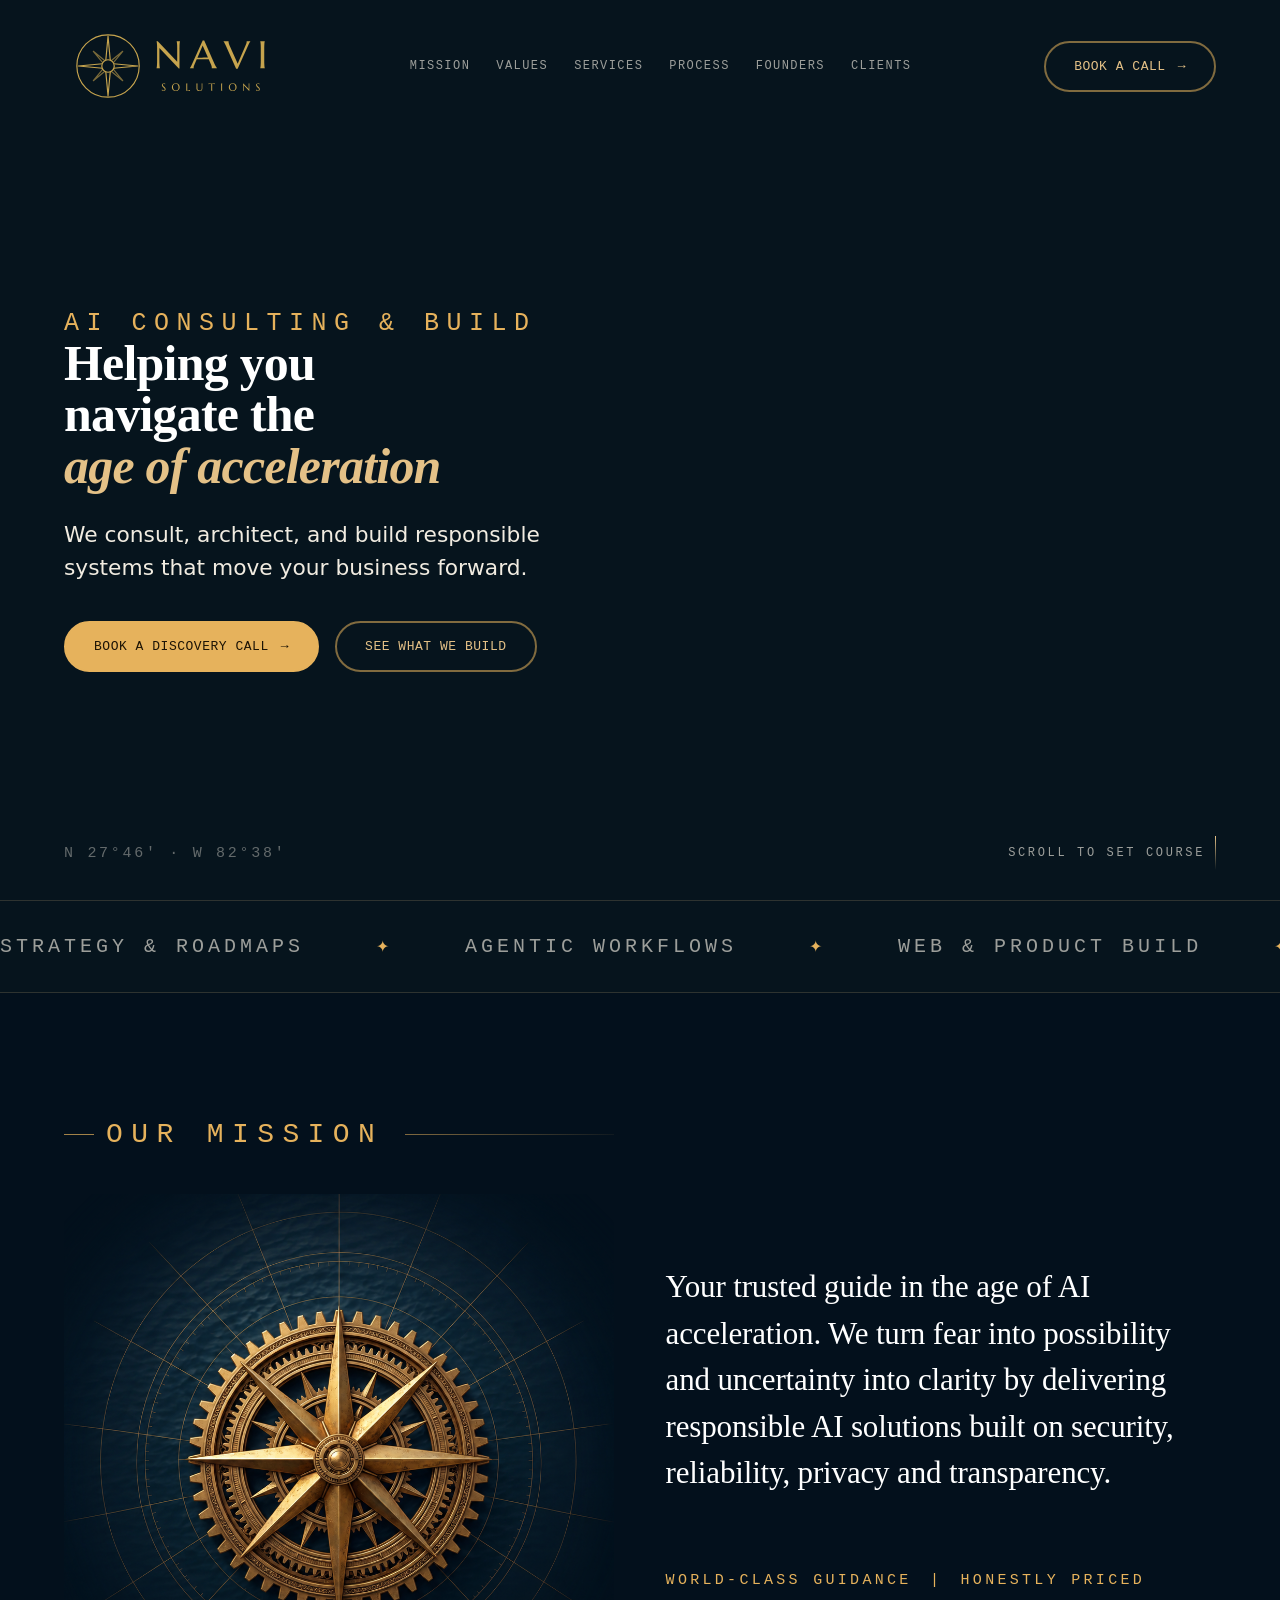
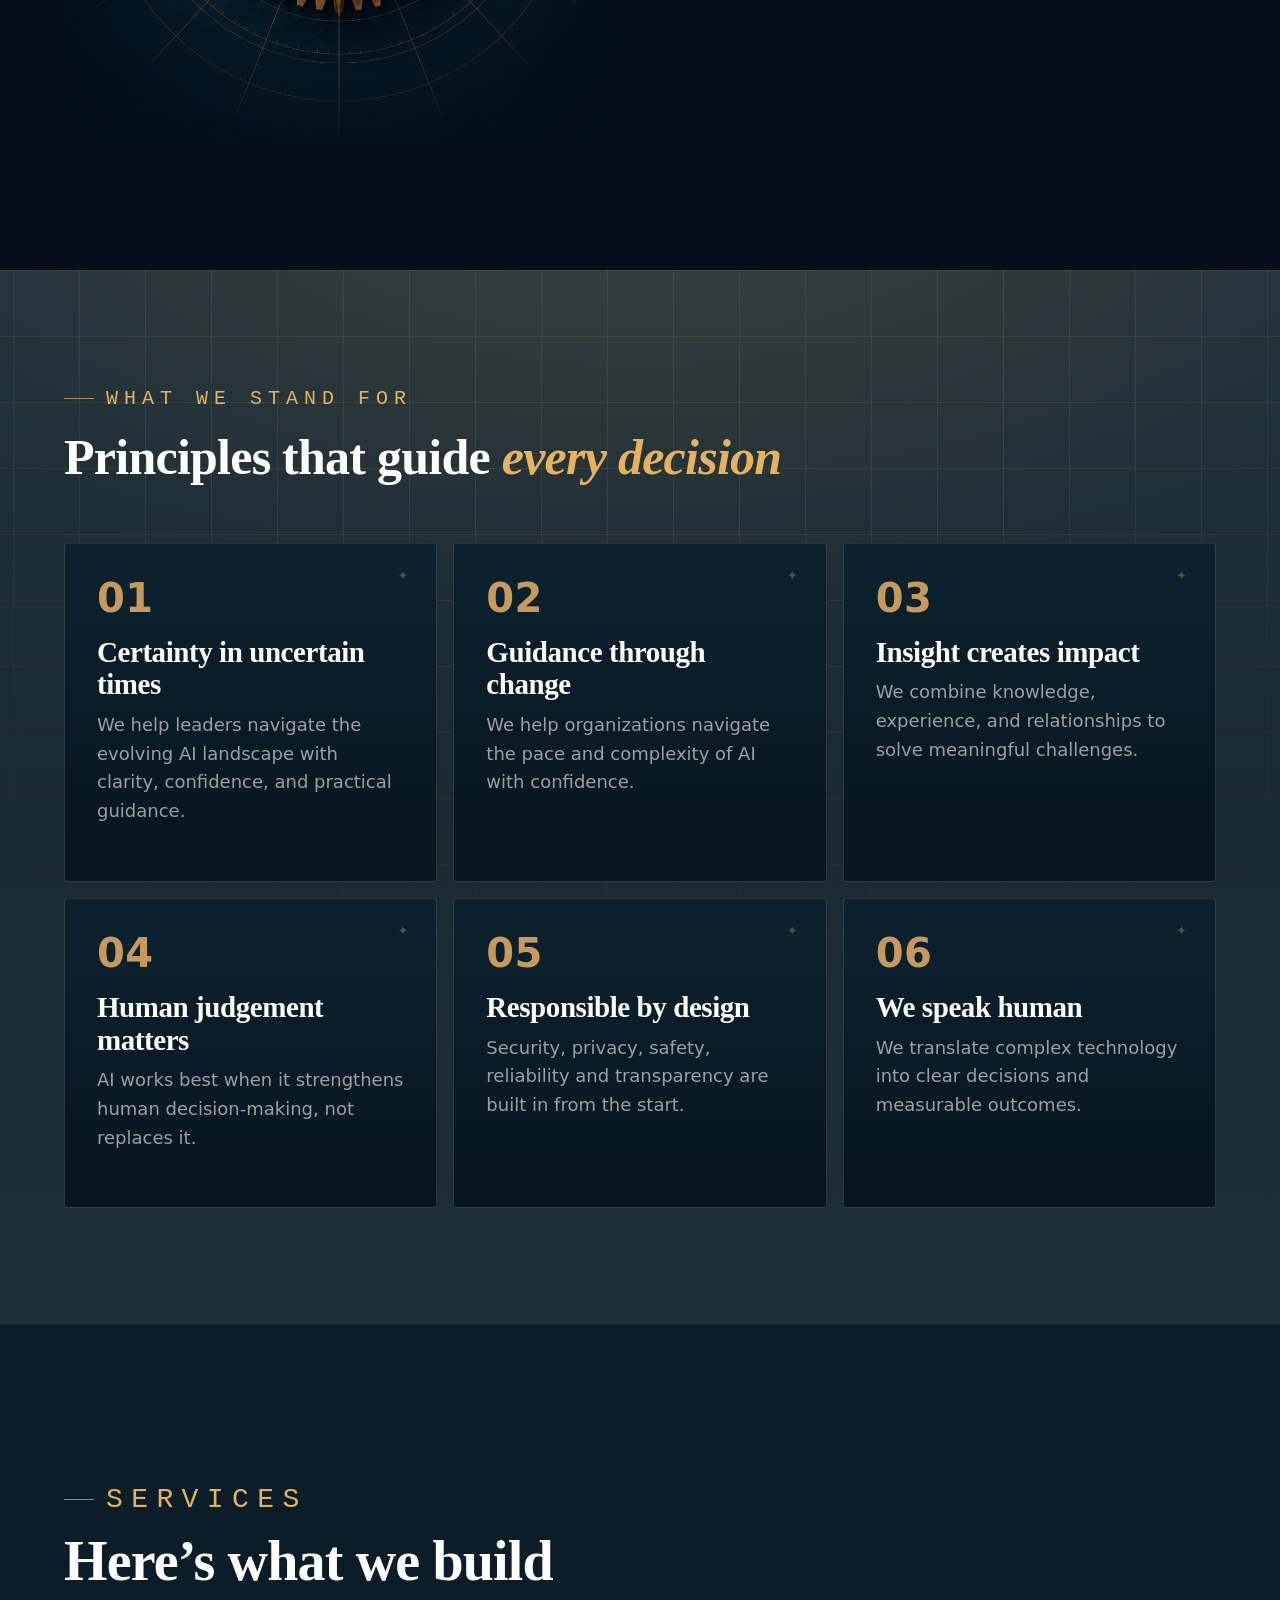
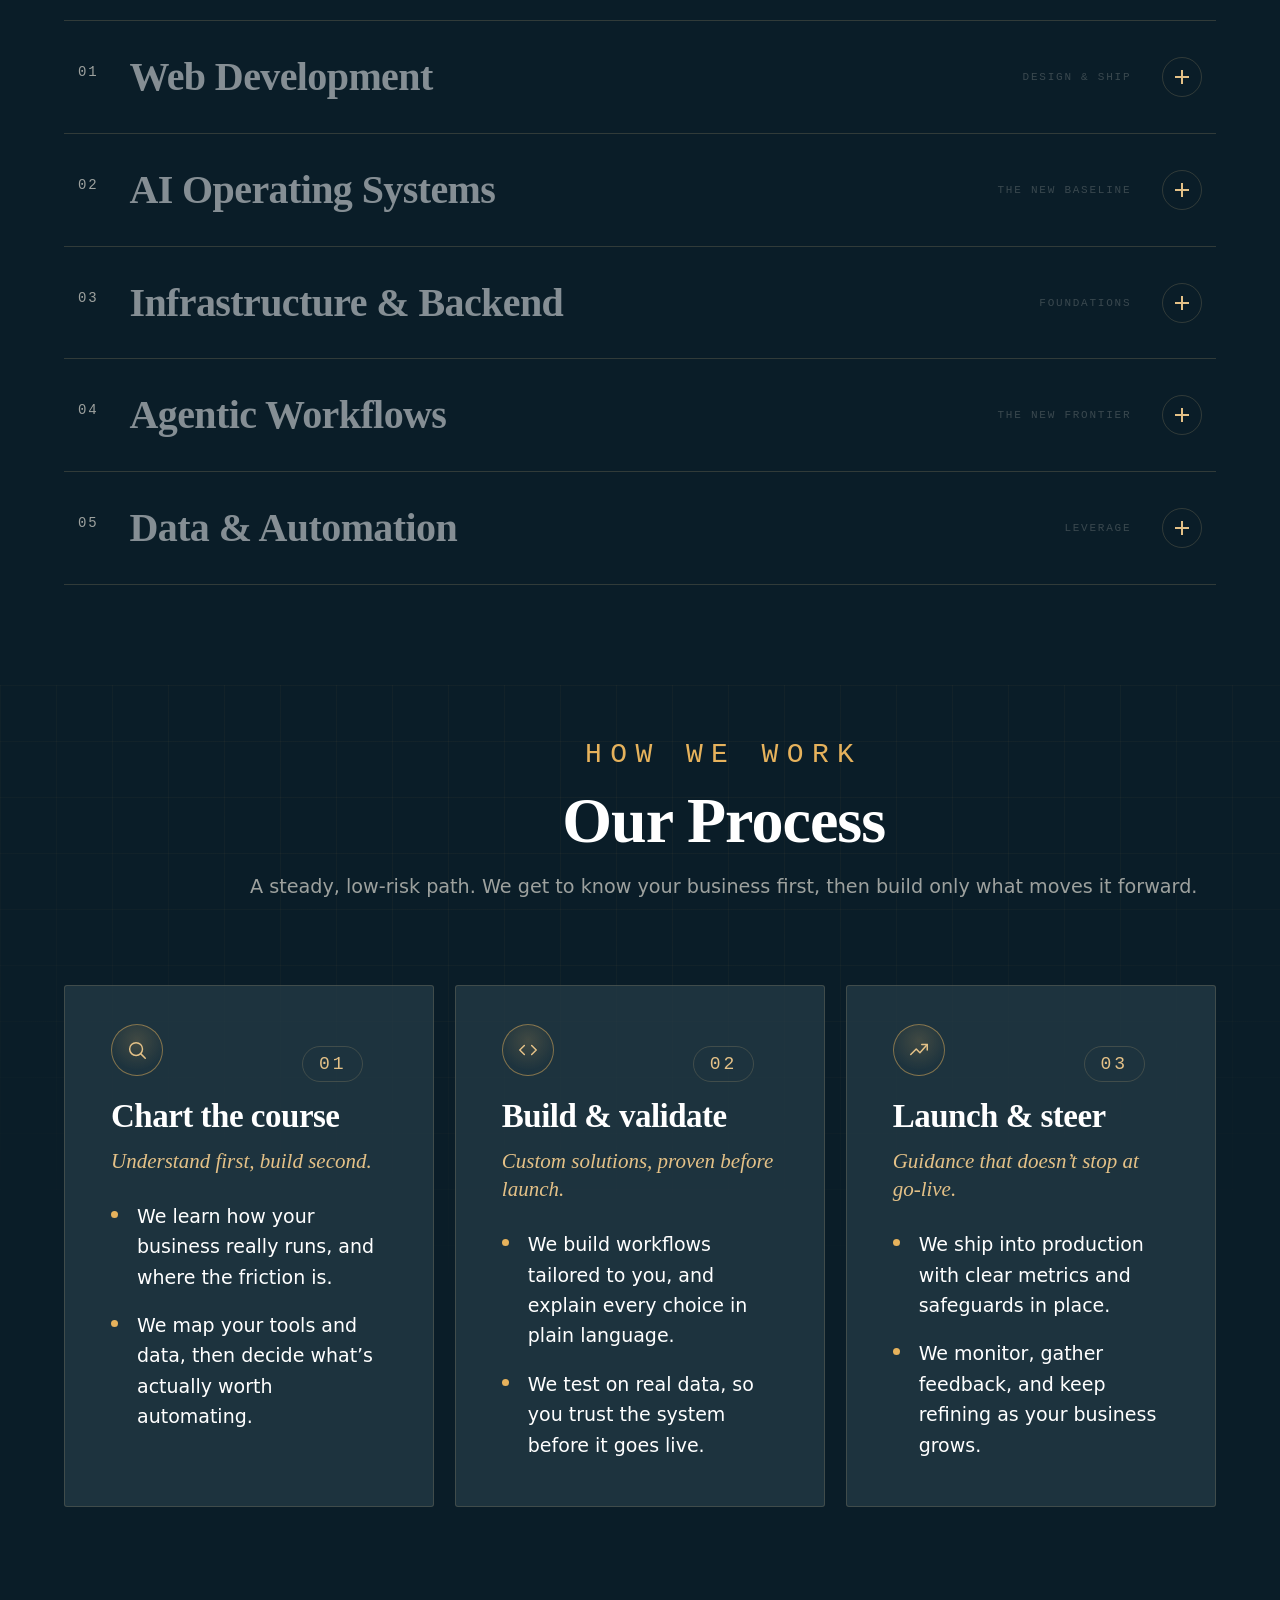
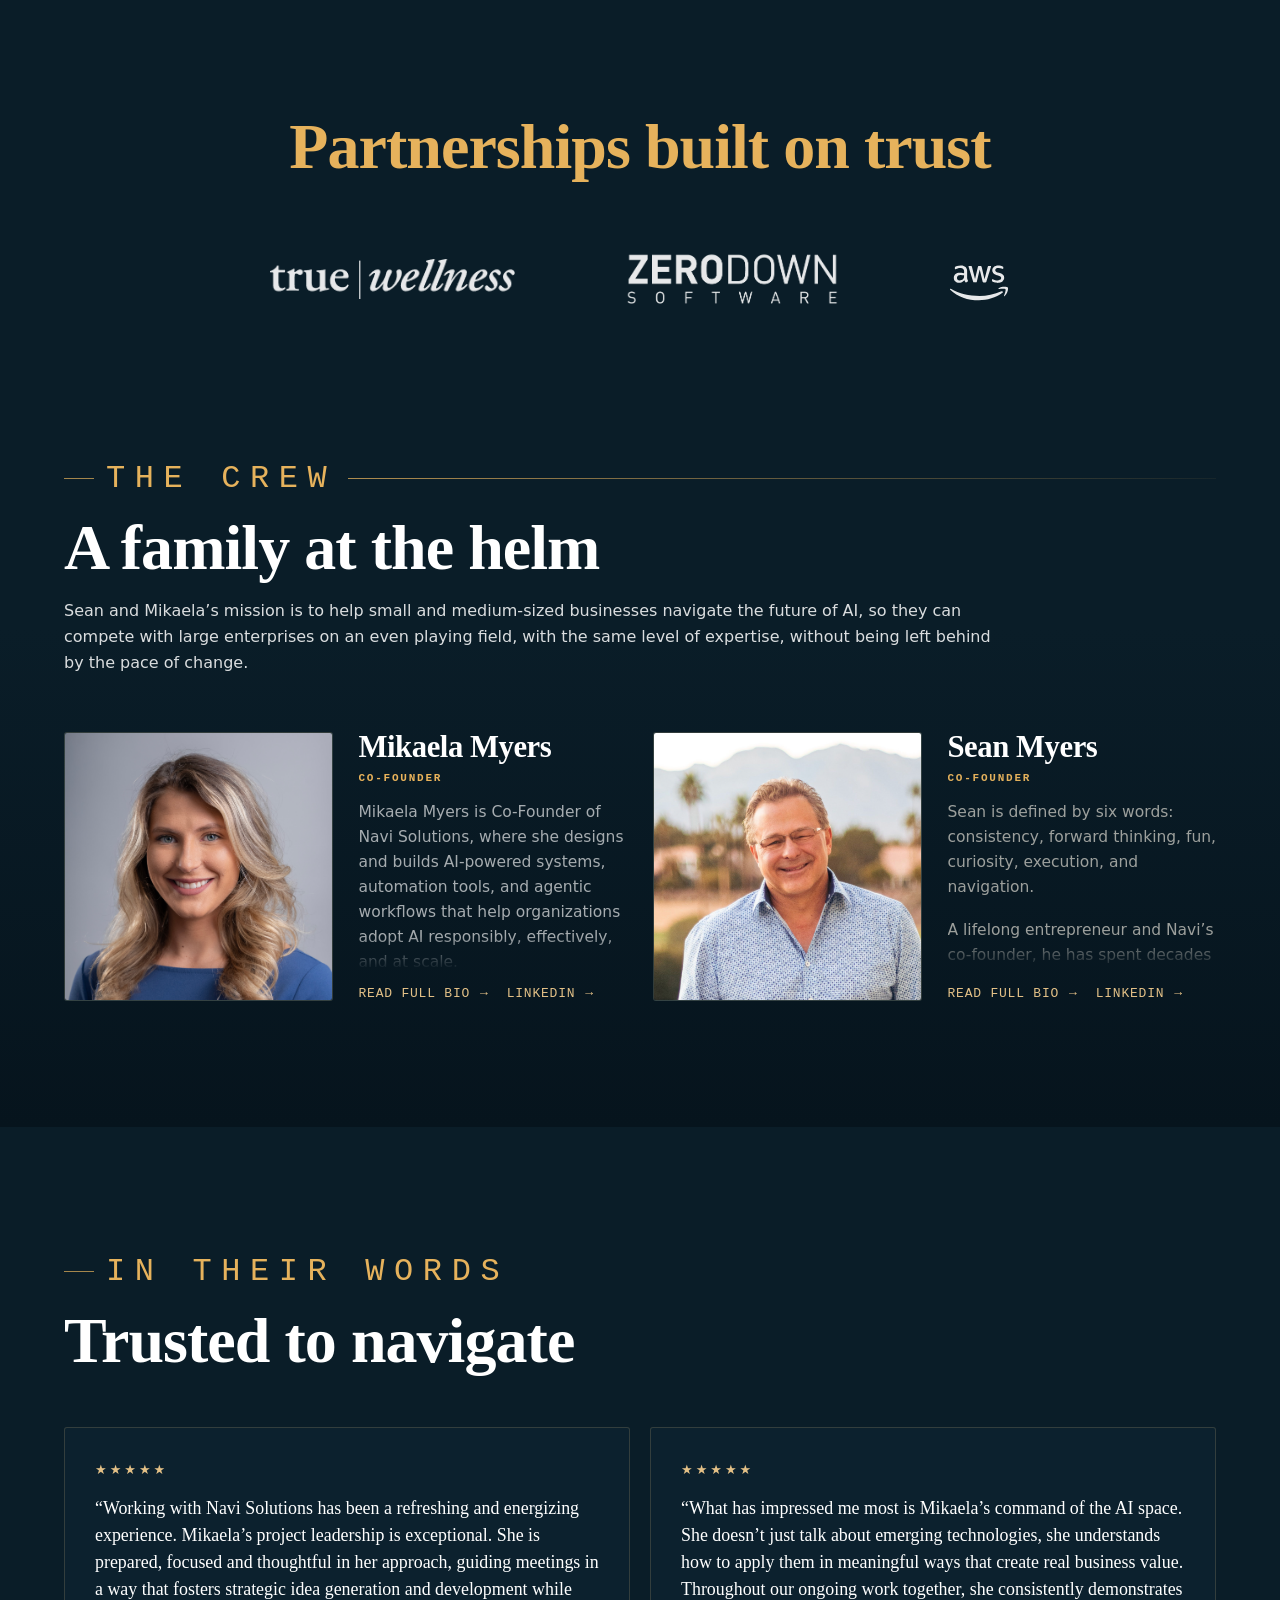
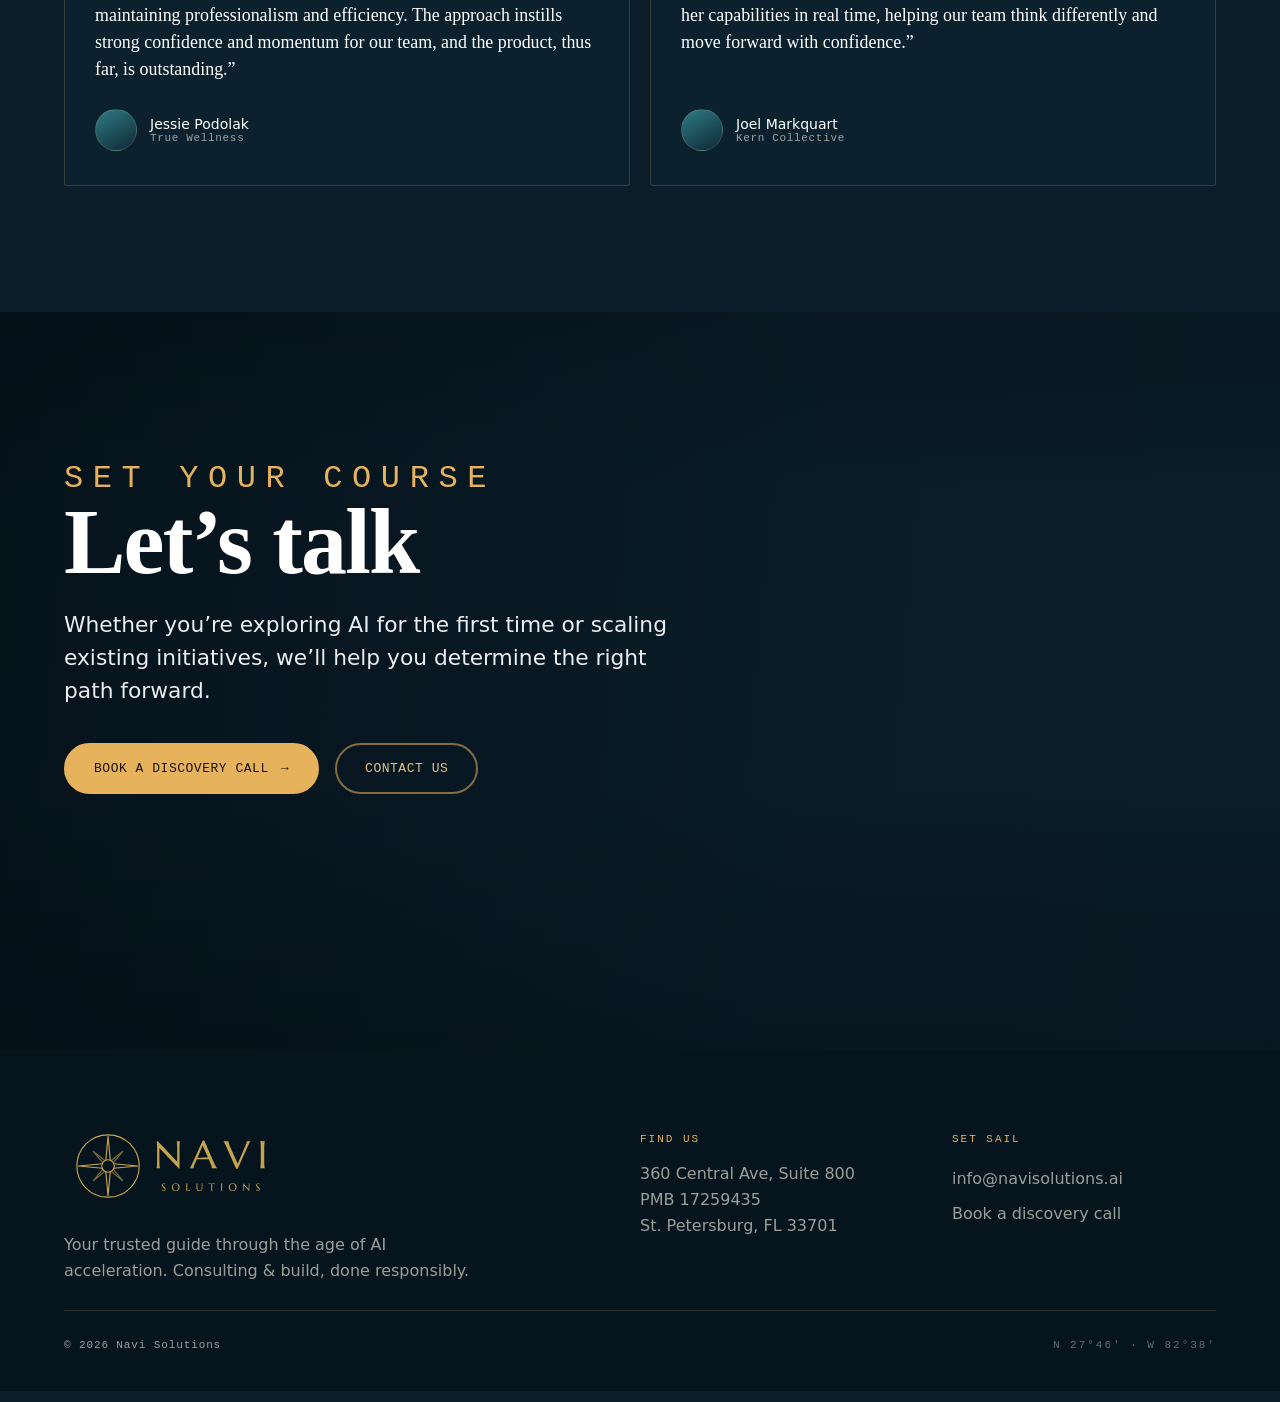
<file: index.html>
<!DOCTYPE html>
<html lang="en" data-palette="teal" data-font="spectral">
<head>
<meta charset="UTF-8" />
<meta name="viewport" content="width=device-width, initial-scale=1.0" />
<meta http-equiv="X-Frame-Options" content="DENY" />
<meta name="referrer" content="strict-origin-when-cross-origin" />
<meta http-equiv="Content-Security-Policy" content="default-src 'self'; script-src 'self' 'unsafe-inline' https://assets.calendly.com https://static.cloudflareinsights.com; style-src 'self' 'unsafe-inline' https://fonts.googleapis.com https://assets.calendly.com; font-src 'self' https://fonts.gstatic.com; img-src 'self' data:; media-src 'self'; connect-src 'self' https://api.web3forms.com https://calendly.com https://cloudflareinsights.com; frame-src https://calendly.com;" />
<title>Navi Solutions | AI Strategy &amp; Automation Consulting</title>
<meta name="description" content="AI strategy, agentic workflows, automation &amp; digital transformation consulting. Helping businesses navigate the age of acceleration. St. Petersburg, FL." />
<link rel="canonical" href="https://navisolutions.ai/" />
<meta property="og:type" content="website" />
<meta property="og:url" content="https://navisolutions.ai/" />
<meta property="og:title" content="Navi Solutions | AI Strategy &amp; Automation Consulting" />
<meta property="og:description" content="AI strategy, agentic workflows, automation &amp; digital transformation consulting. Helping businesses navigate the age of acceleration. St. Petersburg, FL." />
<meta property="og:image" content="https://navisolutions.ai/og-image.jpg" />
<meta property="og:image:width" content="1260" />
<meta property="og:image:height" content="1080" />
<meta name="twitter:card" content="summary_large_image" />
<meta name="twitter:title" content="Navi Solutions | AI Strategy &amp; Automation Consulting" />
<meta name="twitter:description" content="AI strategy, agentic workflows, automation &amp; digital transformation consulting. Helping businesses navigate the age of acceleration. St. Petersburg, FL." />
<meta name="twitter:image" content="https://navisolutions.ai/og-image.jpg" />
<script type="application/ld+json">
{
  "@context": "https://schema.org",
  "@type": "ProfessionalService",
  "name": "Navi Solutions",
  "description": "AI strategy, agentic workflows, automation and digital transformation consulting for businesses navigating the age of acceleration.",
  "url": "https://navisolutions.ai",
  "logo": "https://navisolutions.ai/navi-logo.svg",
  "image": "https://navisolutions.ai/og-image.jpg",
  "address": {
    "@type": "PostalAddress",
    "addressLocality": "St. Petersburg",
    "addressRegion": "FL",
    "addressCountry": "US"
  },
  "areaServed": "United States",
  "knowsAbout": ["AI Strategy", "Agentic Workflows", "Automation", "Digital Transformation", "AI Consulting"]
}
</script>
<link rel="preconnect" href="https://fonts.googleapis.com" />
<link rel="preconnect" href="https://fonts.gstatic.com" crossorigin />
<link href="https://fonts.googleapis.com/css2?family=Fraunces:ital,opsz,wght@0,9..144,400;0,9..144,500;0,9..144,600;1,9..144,500;1,9..144,600&family=Spectral:ital,wght@0,500;0,600;1,500&family=Cormorant+Garamond:ital,wght@0,600;0,700;1,600&family=Archivo:wght@400;500;600&family=Space+Mono:wght@400;700&display=swap" rel="stylesheet" />
<link rel="stylesheet" href="site.css?v=52" />
<link rel="stylesheet" href="https://assets.calendly.com/assets/external/widget.css" />
</head>
<body>

<!-- ============================ NAV ============================ -->
<header class="nav">
  <a class="brand" href="#top" aria-label="Navi Solutions home">
    <img class="brand__logo" src="navi-logo.svg" alt="Navi Solutions" />
  </a>
  <nav class="nav__menu">
    <a href="#mission">Mission</a>
    <a href="#values">Values</a>
    <a href="#services">Services</a>
    <a href="#process">Process</a>
    <a href="#founders">Founders</a>
    <a href="#proof">Clients</a>
    <a class="btn btn--ghost nav__menu-cta js-book" href="https://calendly.com/mikaela-navisolutions/navi-solutions-discovery-call" target="_blank" rel="noopener"><span class="lbl">Book a discovery call</span> <span class="arr">→</span></a>
  </nav>
  <div class="nav__right">
    <a class="btn btn--ghost js-book" href="https://calendly.com/mikaela-navisolutions/navi-solutions-discovery-call" target="_blank" rel="noopener"><span class="lbl">Book a call</span> <span class="arr">→</span></a>
    <button class="nav__burger" aria-label="Menu" aria-expanded="false"><span></span><span></span><span></span></button>
  </div>
</header>

<main id="top">

<!-- ============================ HERO ============================ -->
<section class="hero">
  <div class="hero__media">
    <video src="hero-website.mp4?v=2" autoplay muted loop playsinline></video>
  </div>
  <div class="hero__inner">
    <div class="hero__copy">
      <span class="kicker" data-rise="1" style="font-size: 25px">AI consulting &amp; build</span>
      <h1 data-rise="2" style="width: 600px">Helping you navigate the <em style="white-space: nowrap">age of acceleration</em></h1>
      <p class="hero__lead lead" data-rise="3">We consult, architect, and build responsible systems that move your business forward.</p>
      <div class="hero__actions" data-rise="4">
        <a class="btn js-book" href="https://calendly.com/mikaela-navisolutions/navi-solutions-discovery-call" target="_blank" rel="noopener"><span class="lbl">Book a discovery call</span> <span class="arr">→</span></a>
        <a class="btn btn--ghost" href="#services"><span class="lbl">See what we build</span></a>
      </div>
    </div>
  </div>
  <div class="hero__meta">
    <span class="coord" style="font-size: 15px">N 27°46′ · W 82°38′</span>
    <span class="scroll-cue" style="font-size: 12px">Scroll to set course <span class="rail"></span></span>
  </div>
</section>

<!-- ============================ STRIP ============================ -->
<div class="strip" aria-hidden="true">
  <div class="strip__track">
    <span class="strip__item">Strategy &amp; roadmaps</span>
    <span class="strip__item">Agentic workflows</span>
    <span class="strip__item">Web &amp; product build</span>
    <span class="strip__item">Data &amp; automation</span>
    <span class="strip__item">Deep infrastructure</span>
    <span class="strip__item">Responsible AI</span>
    <span class="strip__item">Strategy &amp; roadmaps</span>
    <span class="strip__item">Agentic workflows</span>
    <span class="strip__item">Web &amp; product build</span>
    <span class="strip__item">Data &amp; automation</span>
    <span class="strip__item">Deep infrastructure</span>
    <span class="strip__item">Responsible AI</span>
  </div>
</div>

<!-- ============================ MISSION ============================ -->
<section class="mission" id="mission">
  <div class="wrap">
    <div class="mission__grid">
      <div class="mission__aside">
        <div class="mission__head reveal">
          <span class="kicker mission__kicker">Our mission</span>
          <span class="mission__rule" aria-hidden="true"></span>
        </div>
        <figure class="mission__compass reveal">
          <img src="compass-mission-2.png" alt="Brass mariner’s compass rose" loading="lazy" style="opacity: 1">
        </figure>
      </div>
      <div class="mission__body" style="gap: 26px">
      <p class="mission__lead reveal d1" style="font-size: 31px; text-align: left">Your trusted guide in the age of AI acceleration. We turn fear into possibility and uncertainty into clarity by delivering responsible AI solutions built on security, reliability, privacy and transparency.</p>
      <div class="mission__foot" style="gap: 2px">
        <p class="mission__note reveal d2" style="font-size: 15px; line-height: 2.4; width: 500px">World-class guidance <span class="sep">|</span> Honestly priced</p>
      </div>
    </div>
  </div>
</section>

<!-- ============================ VALUES ============================ -->
<section class="values" id="values">
  <div class="wrap">
    <div class="values__head">
      <span class="kicker reveal" style="font-size: 20px">What we stand for</span>
      <h2 class="h-sec reveal d1" style="font-size: 50px; max-width: none; white-space: nowrap">Principles that guide <em>every decision</em></h2>
    </div>
    <div class="vgrid">
      <article class="vcard reveal">
        <div class="vcard__no">01</div>
        <h3>Certainty in uncertain times</h3>
        <p style="font-size: 18px">We help leaders navigate the evolving AI landscape with clarity, confidence, and practical guidance.</p>
        <div class="vcard__rule"></div>
      </article>
      <article class="vcard reveal d1">
        <div class="vcard__no">02</div>
        <h3>Guidance through change</h3>
        <p style="font-size: 18px">We help organizations navigate the pace and complexity of AI with confidence.</p>
        <div class="vcard__rule"></div>
      </article>
      <article class="vcard reveal d2">
        <div class="vcard__no">03</div>
        <h3>Insight creates impact</h3>
        <p style="font-size: 18px">We combine knowledge, experience, and relationships to solve meaningful challenges.</p>
        <div class="vcard__rule"></div>
      </article>

      <article class="vcard reveal">
        <div class="vcard__no">04</div>
        <h3>Human judgement matters</h3>
        <p style="font-size: 18px">AI works best when it strengthens human decision-making, not replaces it.</p>
        <div class="vcard__rule"></div>
      </article>
      <article class="vcard reveal d1">
        <div class="vcard__no">05</div>
        <h3>Responsible by design</h3>
        <p style="font-size: 18px">Security, privacy, safety, reliability and transparency are built in from the start.</p>
        <div class="vcard__rule"></div>
      </article>
      <article class="vcard reveal d2">
        <div class="vcard__no">06</div>
        <h3>We speak human</h3>
        <p style="font-size: 18px">We translate complex technology into clear decisions and measurable outcomes.</p>
        <div class="vcard__rule"></div>
      </article>
    </div>
  </div>
</section>

<!-- ============================ SERVICES ============================ -->
<section class="services" id="services" style="padding: 159px 0px 100px">
  <div class="wrap">
    <div class="services__head">
      <div>
        <span class="kicker reveal" style="font-size: 28px">Services</span>
        <h2 class="h-sec reveal d1" style="color: #fff; margin-top: 18px; font-size: 56px; font-family: &quot;Spectral&quot;">Here’s what we build</h2>
      </div>
    </div>
    <div class="svc-rows reveal d1">
      <article class="svc-row" tabindex="0" aria-expanded="false">
        <div class="svc-row__head">
          <span class="svc-row__no">01</span>
          <h3 class="svc-row__title" style="font-size: 40px">Web Development</h3>
          <span class="svc-row__hint">design &amp; ship</span>
          <span class="svc-row__plus" aria-hidden="true"></span>
        </div>
        <div class="svc-row__panel"><ul class="svc-row__items">
          <li>Business websites</li><li>Web apps</li><li>Landing pages</li><li>Wireframing &amp; prototyping</li>
        </ul></div>
      </article>
      <article class="svc-row" tabindex="0" aria-expanded="false">
        <div class="svc-row__head">
          <span class="svc-row__no">02</span>
          <h3 class="svc-row__title" style="font-size: 40px">AI Operating Systems</h3>
          <span class="svc-row__hint">the new baseline</span>
          <span class="svc-row__plus" aria-hidden="true"></span>
        </div>
        <div class="svc-row__panel"><ul class="svc-row__items">
          <li>Claude Code setup</li><li>Optimization audit of current systems</li>
        </ul></div>
      </article>
      <article class="svc-row" tabindex="0" aria-expanded="false">
        <div class="svc-row__head">
          <span class="svc-row__no">03</span>
          <h3 class="svc-row__title" style="font-size: 40px">Infrastructure &amp; Backend</h3>
          <span class="svc-row__hint">foundations</span>
          <span class="svc-row__plus" aria-hidden="true"></span>
        </div>
        <div class="svc-row__panel"><ul class="svc-row__items">
          <li>Database design &amp; build</li><li>Authentication systems</li><li>Tech-stack recommendations</li>
        </ul></div>
      </article>
      <article class="svc-row" tabindex="0" aria-expanded="false">
        <div class="svc-row__head">
          <span class="svc-row__no">04</span>
          <h3 class="svc-row__title" style="font-size: 40px">Agentic Workflows</h3>
          <span class="svc-row__hint">the new frontier</span>
          <span class="svc-row__plus" aria-hidden="true"></span>
        </div>
        <div class="svc-row__panel"><ul class="svc-row__items">
          <li>Responsible design</li><li>Architecture planning</li><li>Hosted &amp; deployable systems</li>
        </ul></div>
      </article>
      <article class="svc-row" tabindex="0" aria-expanded="false">
        <div class="svc-row__head">
          <span class="svc-row__no">05</span>
          <h3 class="svc-row__title" style="font-size: 40px">Data &amp; Automation</h3>
          <span class="svc-row__hint">leverage</span>
          <span class="svc-row__plus" aria-hidden="true"></span>
        </div>
        <div class="svc-row__panel"><ul class="svc-row__items">
          <li>Data-analysis scripts</li><li>Automation tools</li><li>File formatting</li><li>Data labeling</li>
        </ul></div>
      </article>
    </div>
  </div>
</section>

<!-- ============================ PROCESS ============================ -->
<section class="process" id="process">
  <div class="wrap">
    <div class="process__head">
      <span class="kicker reveal" style="font-size: 28px">How we work</span>
      <h2 class="reveal d1">Our Process</h2>
      <p class="reveal d2" style="max-width: none; white-space: nowrap">A steady, low-risk path. We get to know your business first, then build only what moves it forward.</p>
    </div>
    <div class="pgrid">
      <article class="pcard reveal d1">
        <div class="pcard__top">
          <span class="pcard__icon" aria-hidden="true"><svg viewBox="0 0 24 24"><circle cx="11" cy="11" r="7"></circle><line x1="21" y1="21" x2="16.5" y2="16.5"></line></svg></span>
          <span class="pcard__no">01</span>
        </div>
        <h3>Chart the course</h3>
        <p class="pcard__sub">Understand first, build second.</p>
        <ul class="pcard__list">
          <li>We learn how your business really runs, and where the friction is.</li>
          <li>We map your tools and data, then decide what’s actually worth automating.</li>
        </ul>
      </article>
      <article class="pcard reveal d2">
        <div class="pcard__top">
          <span class="pcard__icon" aria-hidden="true"><svg viewBox="0 0 24 24"><polyline points="8 7 3 12 8 17"></polyline><polyline points="16 7 21 12 16 17"></polyline></svg></span>
          <span class="pcard__no">02</span>
        </div>
        <h3>Build &amp; validate</h3>
        <p class="pcard__sub">Custom solutions, proven before launch.</p>
        <ul class="pcard__list">
          <li>We build workflows tailored to you, and explain every choice in plain language.</li>
          <li>We test on real data, so you trust the system before it goes live.</li>
        </ul>
      </article>
      <article class="pcard reveal d3">
        <div class="pcard__top">
          <span class="pcard__icon" aria-hidden="true"><svg viewBox="0 0 24 24"><polyline points="3 17 9 11 13 15 21 6"></polyline><polyline points="15 6 21 6 21 12"></polyline></svg></span>
          <span class="pcard__no">03</span>
        </div>
        <h3>Launch &amp; steer</h3>
        <p class="pcard__sub">Guidance that doesn’t stop at go-live.</p>
        <ul class="pcard__list">
          <li>We ship into production with clear metrics and safeguards in place.</li>
          <li>We monitor, gather feedback, and keep refining as your business grows.</li>
        </ul>
      </article>
    </div>
  </div>
</section>

<!-- ============================ PARTNERS ============================ -->
<section class="partners" id="proof">
  <div class="wrap">
    <div class="partners__head reveal">
      <h2 class="h-sec partners__title">Partnerships built on trust</h2>
    </div>
    <div class="partners__row reveal d1">
      <a class="partner" href="https://truewellness.org/" target="_blank" rel="noopener" aria-label="True Wellness"><img class="partner__logo partner__logo--tw" src="tw-logo.webp" alt="True Wellness" loading="lazy"></a>
      <a class="partner" href="https://zerodownsoftware.com/" target="_blank" rel="noopener" aria-label="Zero Down Software"><img class="partner__logo partner__logo--zd" src="zerodown-logo.png" alt="Zero Down" loading="lazy"></a>
      <a class="partner" href="https://aws.amazon.com/" target="_blank" rel="noopener" aria-label="AWS"><img class="partner__logo partner__logo--aws" src="aws-logo.svg" alt="AWS" loading="lazy"></a>
    </div>
  </div>
</section>

<!-- ============================ FOUNDERS ============================ -->
<section class="founders" id="founders">
  <div class="wrap">
    <div class="founders__head">
      <span class="kicker on-cream reveal" style="font-size: 32px">The crew</span>
      <h2 class="h-sec reveal d1" style="margin-top:18px">A family at the helm</h2>
      <p class="reveal d2" style="color: rgba(255, 255, 255, 0.85)">Sean and Mikaela’s mission is to help small and medium-sized businesses navigate the future of AI, so they can compete with large enterprises on an even playing field, with the same level of expertise, without being left behind by the pace of change.</p>
    </div>
    <div class="founders__grid">
      <article class="founder reveal">
        <div class="founder__photo founder__photo--filled"><img src="mikaela.jpg" alt="Mikaela Myers" loading="lazy" style="object-position:50% 18%"></div>
        <div class="founder__body">
          <h3>Mikaela Myers</h3>
          <div class="role" style="font-weight: 600; color: rgb(235, 180, 91)">Co-founder</div>
          <div class="founder__bio">
            <p style="color: rgba(255, 255, 255, 0.64)">Mikaela Myers is Co-Founder of Navi Solutions, where she designs and builds AI-powered systems, automation tools, and agentic workflows that help organizations adopt AI responsibly, effectively, and at scale.</p>
            <p style="color: rgba(255, 255, 255, 0.64)">Before founding Navi, she spent nearly eight years at Amazon and AWS, building deep expertise at the intersection of artificial intelligence, product strategy, and responsible innovation…</p>
          </div>
          <div class="founder__links"><button class="ulink ulink--btn" type="button" data-bio-open="bio-mikaela" aria-haspopup="dialog">Read full bio <span class="arr">→</span></button><a class="ulink" href="https://www.linkedin.com/in/mikaela-myers-603930a4/" target="_blank" rel="noopener">LinkedIn <span class="arr">→</span></a></div>
        </div>
      </article>
      <article class="founder reveal d1">
        <div class="founder__photo founder__photo--filled"><img src="sean.png" alt="Sean Myers" loading="lazy"></div>
        <div class="founder__body">
          <h3>Sean Myers</h3>
          <div class="role" style="font-weight: 600; color: rgb(228, 177, 92)">Co-founder</div>
          <div class="founder__bio">
            <p>Sean is defined by six words: consistency, forward thinking, fun, curiosity, execution, and navigation.</p>
            <p>A lifelong entrepreneur and Navi’s co-founder, he has spent decades navigating technology’s biggest shifts, from client-server and the dot-com era to the ASP wave that foreshadowed SaaS, and now cloud and AI. As an early-stage founder and investor in infrastructure and deep technology, he has built and led large, high-performing multinational teams across borders and time zones.</p>
            <p>That spirit of navigation runs deeper than technology. When his daughter Mikaela was ten, Sean moved the family aboard a sailboat and spent fifteen months sailing the world’s oceans, from the British Virgin Islands to Australia.</p>
          </div>
          <div class="founder__links"><button class="ulink ulink--btn" type="button" data-bio-open="bio-sean" aria-haspopup="dialog">Read full bio <span class="arr">→</span></button><a class="ulink" href="#">LinkedIn <span class="arr">→</span></a></div>
        </div>
      </article>
    </div>
  </div>
</section>

<!-- ============================ TESTIMONIALS ============================ -->
<section class="tst">
  <div class="wrap">
    <div class="tst__head">
      <div>
        <span class="kicker reveal" style="font-size: 32px">In their words</span>
        <h2 class="h-sec reveal d1" style="margin-top:18px">Trusted to navigate</h2>
      </div>
    </div>
    <div class="tst__grid">
      <article class="tcard reveal">
        <div class="stars">★★★★★</div>
        <blockquote>“Working with Navi Solutions has been a refreshing and energizing experience. Mikaela’s project leadership is exceptional. She is prepared, focused and thoughtful in her approach, guiding meetings in a way that fosters strategic idea generation and development while maintaining professionalism and efficiency. The approach instills strong confidence and momentum for our team, and the product, thus far, is outstanding.”</blockquote>
        <div class="tcard__who"><div class="tcard__av"></div><div><div class="tcard__n">Jessie Podolak</div><div class="tcard__m">True Wellness</div></div></div>
      </article>
      <article class="tcard reveal d1">
        <div class="stars">★★★★★</div>
        <blockquote>“What has impressed me most is Mikaela’s command of the AI space. She doesn’t just talk about emerging technologies, she understands how to apply them in meaningful ways that create real business value. Throughout our ongoing work together, she consistently demonstrates her capabilities in real time, helping our team think differently and move forward with confidence.”</blockquote>
        <div class="tcard__who"><div class="tcard__av"></div><div><div class="tcard__n">Joel Markquart</div><div class="tcard__m">Kern Collective</div></div></div>
      </article>
      <!-- PLACEHOLDER TESTIMONIALS — hidden until real quotes are ready. Uncomment to restore the 3-column layout.
      <article class="tcard reveal d1">
        <div class="stars">★★★★★</div>
        <blockquote>Placeholder testimonial — a few sentences on plain-language communication and honest pricing.</blockquote>
        <div class="tcard__who"><div class="tcard__av"></div><div><div class="tcard__n">Client Name</div><div class="tcard__m">Role · Company</div></div></div>
      </article>
      <article class="tcard reveal d2">
        <div class="stars">★★★★★</div>
        <blockquote>Placeholder testimonial — a note on the founders’ care, partnership, and measurable business outcomes.</blockquote>
        <div class="tcard__who"><div class="tcard__av"></div><div><div class="tcard__n">Client Name</div><div class="tcard__m">Role · Company</div></div></div>
      </article>
      -->
    </div>
  </div>
</section>

<!-- ============================ END / CONTACT ============================ -->
<section class="end" id="contact">
  <video class="end__video" src="water-bg.mp4?v=3" autoplay muted loop playsinline></video>
  <div class="end__scrim" aria-hidden="true"></div>
  <div class="end__copy">
    <div class="end__copy-inner">
      <span class="kicker reveal" style="font-size: 32px">Set your course</span>
      <h2 class="display reveal d1" style="font-size:clamp(48px,7.2vw,108px)">Let’s talk</h2>
      <p class="lead end__lead reveal d2">Whether you’re exploring AI for the first time or scaling existing initiatives, we’ll help you determine the right path forward.</p>
      <div class="end__actions reveal d3">
        <a class="btn js-book" href="https://calendly.com/mikaela-navisolutions/navi-solutions-discovery-call" target="_blank" rel="noopener"><span class="lbl">Book a discovery call</span> <span class="arr">→</span></a>
        <button class="btn btn--ghost" type="button" id="contactToggle" aria-expanded="false" aria-controls="contactForm"><span class="lbl">Contact us</span></button>
      </div>
      <div class="contact reveal d3" id="contactForm">
        <div class="contact__inner">
          <form class="contact__card" id="contactFormEl" action="https://api.web3forms.com/submit" method="POST" novalidate>
            <input type="hidden" name="access_key" value="60089adf-e6bf-47f3-85b9-4d3ddc64207a" />
            <input type="hidden" name="subject" value="New contact from Navi Solutions website" />
            <input type="hidden" name="from_name" value="Navi Solutions Website" />
            <input type="checkbox" name="botcheck" class="contact__hp" tabindex="-1" autocomplete="off" aria-hidden="true" />
            <div class="contact__grid">
              <div class="field"><label for="cf-name">Name</label><input id="cf-name" name="name" type="text" placeholder="Your name" required /></div>
              <div class="field"><label for="cf-email">Email</label><input id="cf-email" name="email" type="email" placeholder="you@company.com" required /></div>
              <div class="field field--full"><label for="cf-company">Company</label><input id="cf-company" name="company" type="text" placeholder="Company name" /></div>
              <div class="field field--full"><label for="cf-note">Brief note</label><textarea id="cf-note" name="note" placeholder="What would you like to talk about?"></textarea></div>
            </div>
            <button class="btn contact__submit" type="submit"><span class="lbl">Send message</span> <span class="arr">→</span></button>
          </form>
        </div>
      </div>
    </div>
  </div>
</section>
</main>

<!-- ============================ FOOTER ============================ -->
<footer class="foot">
  <div class="wrap">
    <div class="foot__top" style="padding: 0px 0px 10px">
      <div class="foot__brand">
        <a class="brand" href="#top">
          <img class="brand__logo brand__logo--foot" src="navi-logo.svg" alt="Navi Solutions" />
        </a>
        <p>Your trusted guide through the age of AI acceleration. Consulting &amp; build, done responsibly.</p>
      </div>
      <div class="foot__col">
        <h4>Find us</h4>
        <address class="foot__addr">
          360 Central Ave, Suite 800<br>
          PMB 17259435<br>
          St. Petersburg, FL 33701
        </address>
      </div>
      <div class="foot__col">
        <h4>Set sail</h4>
        <a href="mailto:info@navisolutions.ai">info@navisolutions.ai</a>
        <a class="js-book" href="https://calendly.com/mikaela-navisolutions/navi-solutions-discovery-call" target="_blank" rel="noopener">Book a discovery call</a>
      </div>
    </div>
    <div class="foot__bottom" style="gap: 10px">
      <span>© 2026 Navi Solutions</span>
      <span class="coord">N 27°46′ · W 82°38′</span>
    </div>
  </div>
</footer>

<div id="bio-mikaela" class="bio" aria-hidden="true">
  <div class="bio__backdrop" data-bio-close></div>
  <div class="bio__panel" role="dialog" aria-modal="true" aria-labelledby="bio-mikaela-name">
    <button class="bio__close" type="button" data-bio-close aria-label="Close">
      <span></span><span></span>
    </button>
    <div class="bio__media"><img src="mikaela.jpg" alt="Mikaela Myers" style="object-position:50% 18%"></div>
    <div class="bio__content">
      <span class="bio__role">Co-founder · Navi Solutions</span>
      <h3 class="bio__name" id="bio-mikaela-name">Mikaela Myers</h3>
      <div class="bio__copy">
        <p>Mikaela Myers is Co-Founder of Navi Solutions, where she designs and builds AI-powered systems, automation tools, and agentic workflows that help organizations adopt AI responsibly, effectively, and at scale.</p>
        <p>Before founding Navi, Mikaela spent nearly eight years at Amazon and AWS, building deep expertise at the intersection of artificial intelligence, product strategy, and responsible innovation. Most recently, she served as a Senior Technical Product Manager focused on Responsible AI, leading initiatives that embedded responsible AI best practices across traditional machine learning, generative AI, and agentic systems throughout the AWS stack.</p>
        <p>Her experience spans responsible AI frameworks, model governance, gold-standard dataset development, and tooling for teams working in computer vision, multimodal AI, generative AI, and agent architectures. In 2025, she announced the launch of the AWS Responsible AI Best Practice Framework at AWS re:Invent and co-led product development for a model customization agent within SageMaker AI.</p>
        <p>Earlier in her career, Mikaela was a product manager for multiple image-based models for Amazon Visual Search and led large-scale fulfillment center operations, experiences that shaped her ability to bridge technical innovation with operational execution.</p>
        <p>Having traveled to more than forty countries, Mikaela brings a global perspective and deep curiosity about how people learn, work, and adapt to change. That curiosity continues to fuel her work as an entrepreneur, helping organizations navigate one of the most transformative technological shifts of our time.</p>
      </div>
    </div>
  </div>
</div>

<div id="bio-sean" class="bio" aria-hidden="true">
  <div class="bio__backdrop" data-bio-close></div>
  <div class="bio__panel" role="dialog" aria-modal="true" aria-labelledby="bio-sean-name">
    <button class="bio__close" type="button" data-bio-close aria-label="Close">
      <span></span><span></span>
    </button>
    <div class="bio__media"><img src="sean.png" alt="Sean Myers"></div>
    <div class="bio__content">
      <span class="bio__role">Co-founder · Navi Solutions</span>
      <h3 class="bio__name" id="bio-sean-name">Sean Myers</h3>
      <div class="bio__copy">
        <p>Sean Myers is defined by six words: consistency, forward thinking, fun, curiosity, execution, and navigation.</p>
        <p>A lifelong entrepreneur and a co-founder of Navi Solutions, Sean has spent many decades navigating technology’s most pivotal shifts. From the client-server revolution of the 1980s and ‘90s, through the dot-com era, the rise of ASP (Application Service Provider) platforms that foreshadowed modern SaaS, and into today’s cloud and AI-driven world. As an early-stage founder and investor in infrastructure and deep technology, he has built and led large, high-performing multinational teams, turning bold ideas into operating businesses across borders and time zones. Sean has always had a knack for seeing around the corner. He began investing in the ASP space before the internet bubble even popped, recognizing the future of software delivery long before the market caught up.</p>
        <p>That spirit of navigation runs deeper than technology. When his daughter Mikaela was ten years old, Sean moved the family aboard a sailboat and spent fifteen months sailing the world’s oceans, from the British Virgin Islands to Australia. That adventure captures something essential about who Sean is: that the best journeys, in business and in life, require equal parts preparation, courage, and a genuine love for the ride.</p>
      </div>
    </div>
  </div>
</div>

<script src="site.js"></script>
<script src="https://assets.calendly.com/assets/external/widget.js" async></script>
<script>
(function(){
  /* Calendly popup on every booking button */
  var CALENDLY_URL='https://calendly.com/mikaela-navisolutions/navi-solutions-discovery-call?primary_color=c79a5b&hide_gdpr_banner=1';
  document.querySelectorAll('.js-book').forEach(function(el){
    el.addEventListener('click',function(e){
      if(window.Calendly){
        e.preventDefault();
        Calendly.initPopupWidget({url:CALENDLY_URL});
      }
      /* else: fall back to the href (opens booking page in a new tab) */
    });
  });

  var toggle=document.getElementById('contactToggle');
  var panel=document.getElementById('contactForm');
  var form=document.getElementById('contactFormEl');
  if(toggle&&panel){
    toggle.addEventListener('click',function(){
      var open=panel.classList.toggle('is-open');
      toggle.setAttribute('aria-expanded',open?'true':'false');
      var lbl=toggle.querySelector('.lbl');
      if(lbl) lbl.textContent=open?'Close':'Contact us';
      if(open){ setTimeout(function(){ var n=document.getElementById('cf-name'); if(n) n.focus(); },320); }
    });
  }
  if(form){
    var submitBtn=form.querySelector('.contact__submit');
    form.addEventListener('submit',function(e){
      e.preventDefault();
      if(!form.checkValidity()){ form.reportValidity(); return; }
      var nameEl=document.getElementById('cf-name');
      var name=((nameEl&&nameEl.value)||'there').trim().replace(/[<>&]/g,'') || 'there';
      var prevLabel=submitBtn?submitBtn.innerHTML:'';
      if(submitBtn){ submitBtn.disabled=true; submitBtn.innerHTML='<span class="lbl">Sending…</span>'; }
      var oldErr=form.querySelector('.contact__error'); if(oldErr) oldErr.remove();
      fetch('https://api.web3forms.com/submit',{
        method:'POST',
        headers:{'Accept':'application/json'},
        body:new FormData(form)
      })
      .then(function(r){ return r.json(); })
      .then(function(data){
        if(data&&data.success){
          form.innerHTML='<div class="contact__thanks">Thanks, <span>'+name+'</span> — we\u2019ll be in touch shortly.</div>';
        } else {
          throw new Error((data&&data.message)||'Submission failed');
        }
      })
      .catch(function(){
        if(submitBtn){ submitBtn.disabled=false; submitBtn.innerHTML=prevLabel; }
        var err=document.createElement('p');
        err.className='contact__error';
        err.innerHTML='Something went wrong. Please email us directly at <a href="mailto:info@navisolutions.ai">info@navisolutions.ai</a>.';
        form.appendChild(err);
      });
    });
  }
})();
</script>

<template id="__bundler_thumbnail">
  <svg viewBox="0 0 100 100" xmlns="http://www.w3.org/2000/svg">
    <rect width="100" height="100" fill="#0a1d28"/>
    <circle cx="50" cy="50" r="30" fill="none" stroke="#c79a5b" stroke-width="2"/>
    <circle cx="50" cy="50" r="21" fill="none" stroke="#e4c187" stroke-width="1" opacity="0.6"/>
    <path d="M50 24 L55 50 L50 76 L45 50 Z" fill="#e4c187"/>
    <path d="M24 50 L50 45 L76 50 L50 55 Z" fill="#aeb7bc"/>
    <circle cx="50" cy="50" r="4" fill="#c79a5b"/>
  </svg>
</template>

<!-- Cloudflare Web Analytics --><script defer src='https://static.cloudflareinsights.com/beacon.min.js' data-cf-beacon='{"token": "047db2dc4e9d40a6b1335fb97a88f2e9"}'></script><!-- End Cloudflare Web Analytics -->
</body>
</html>
</file>
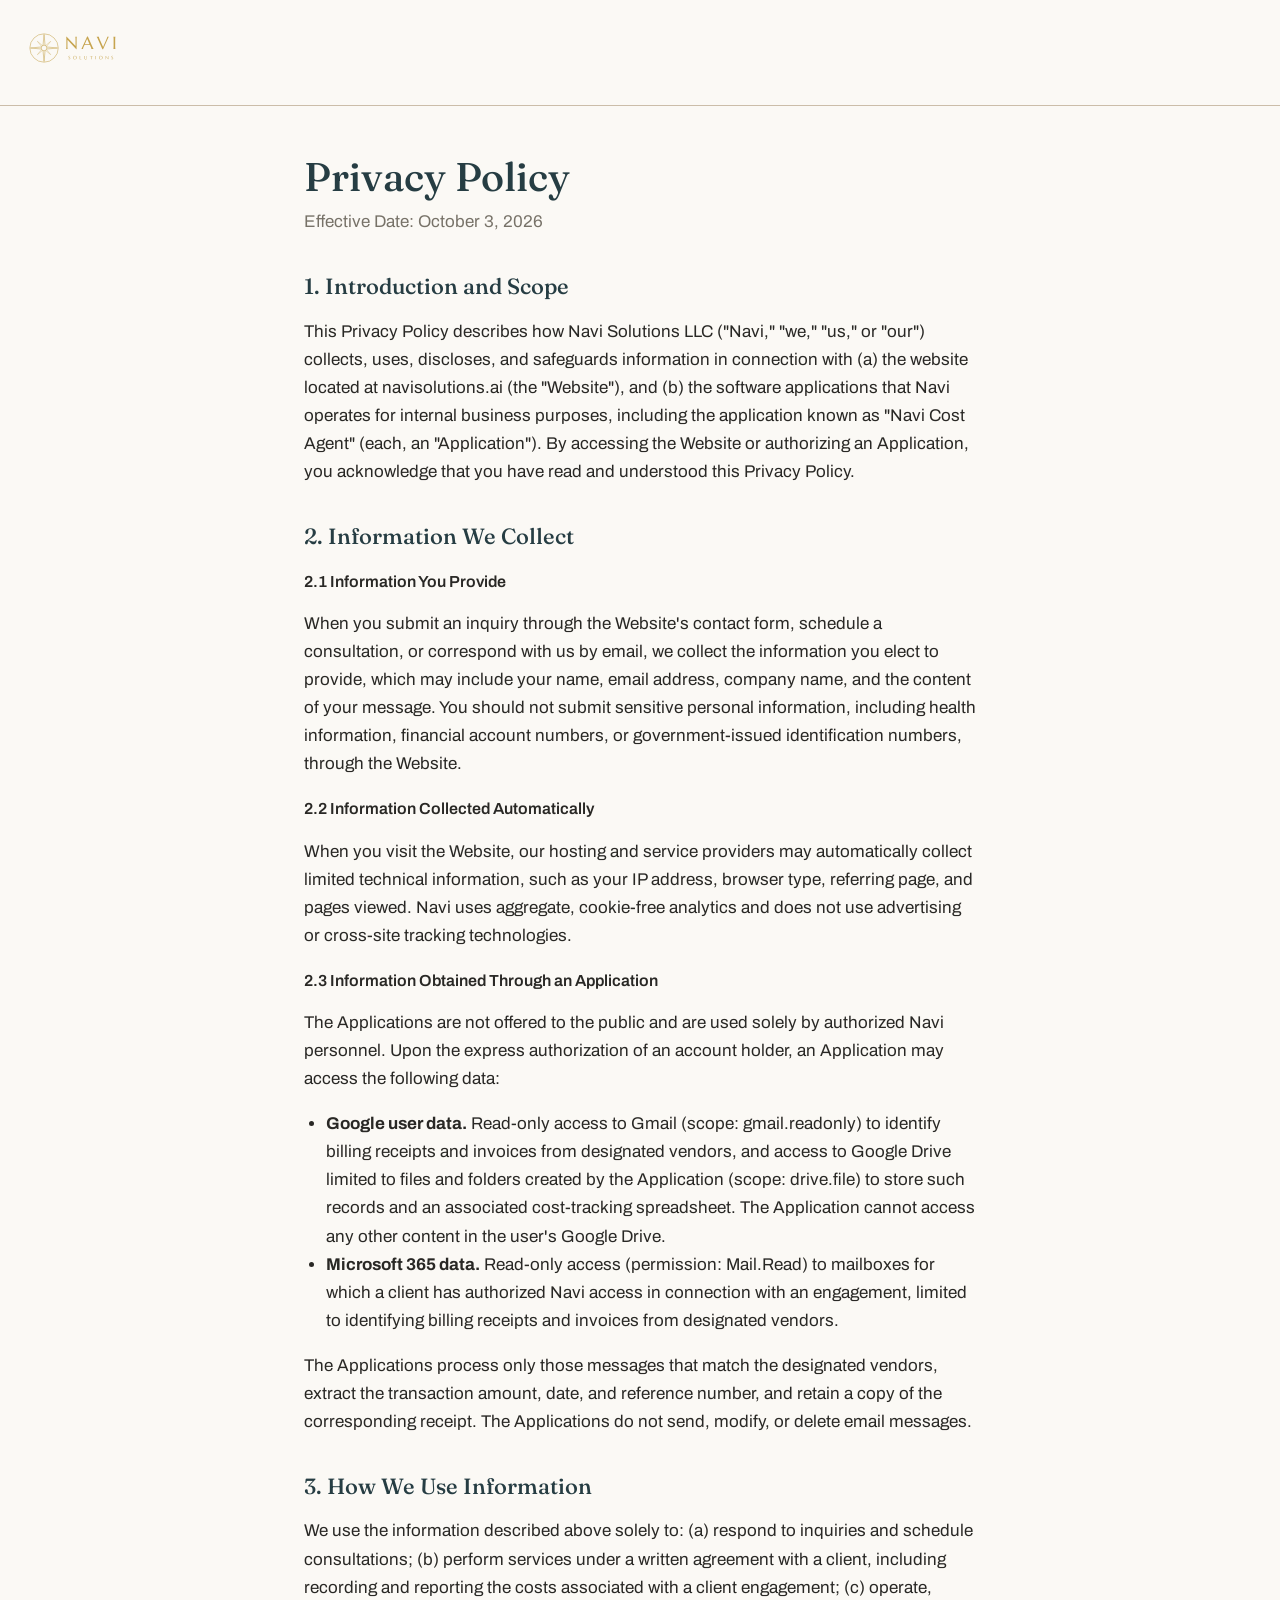
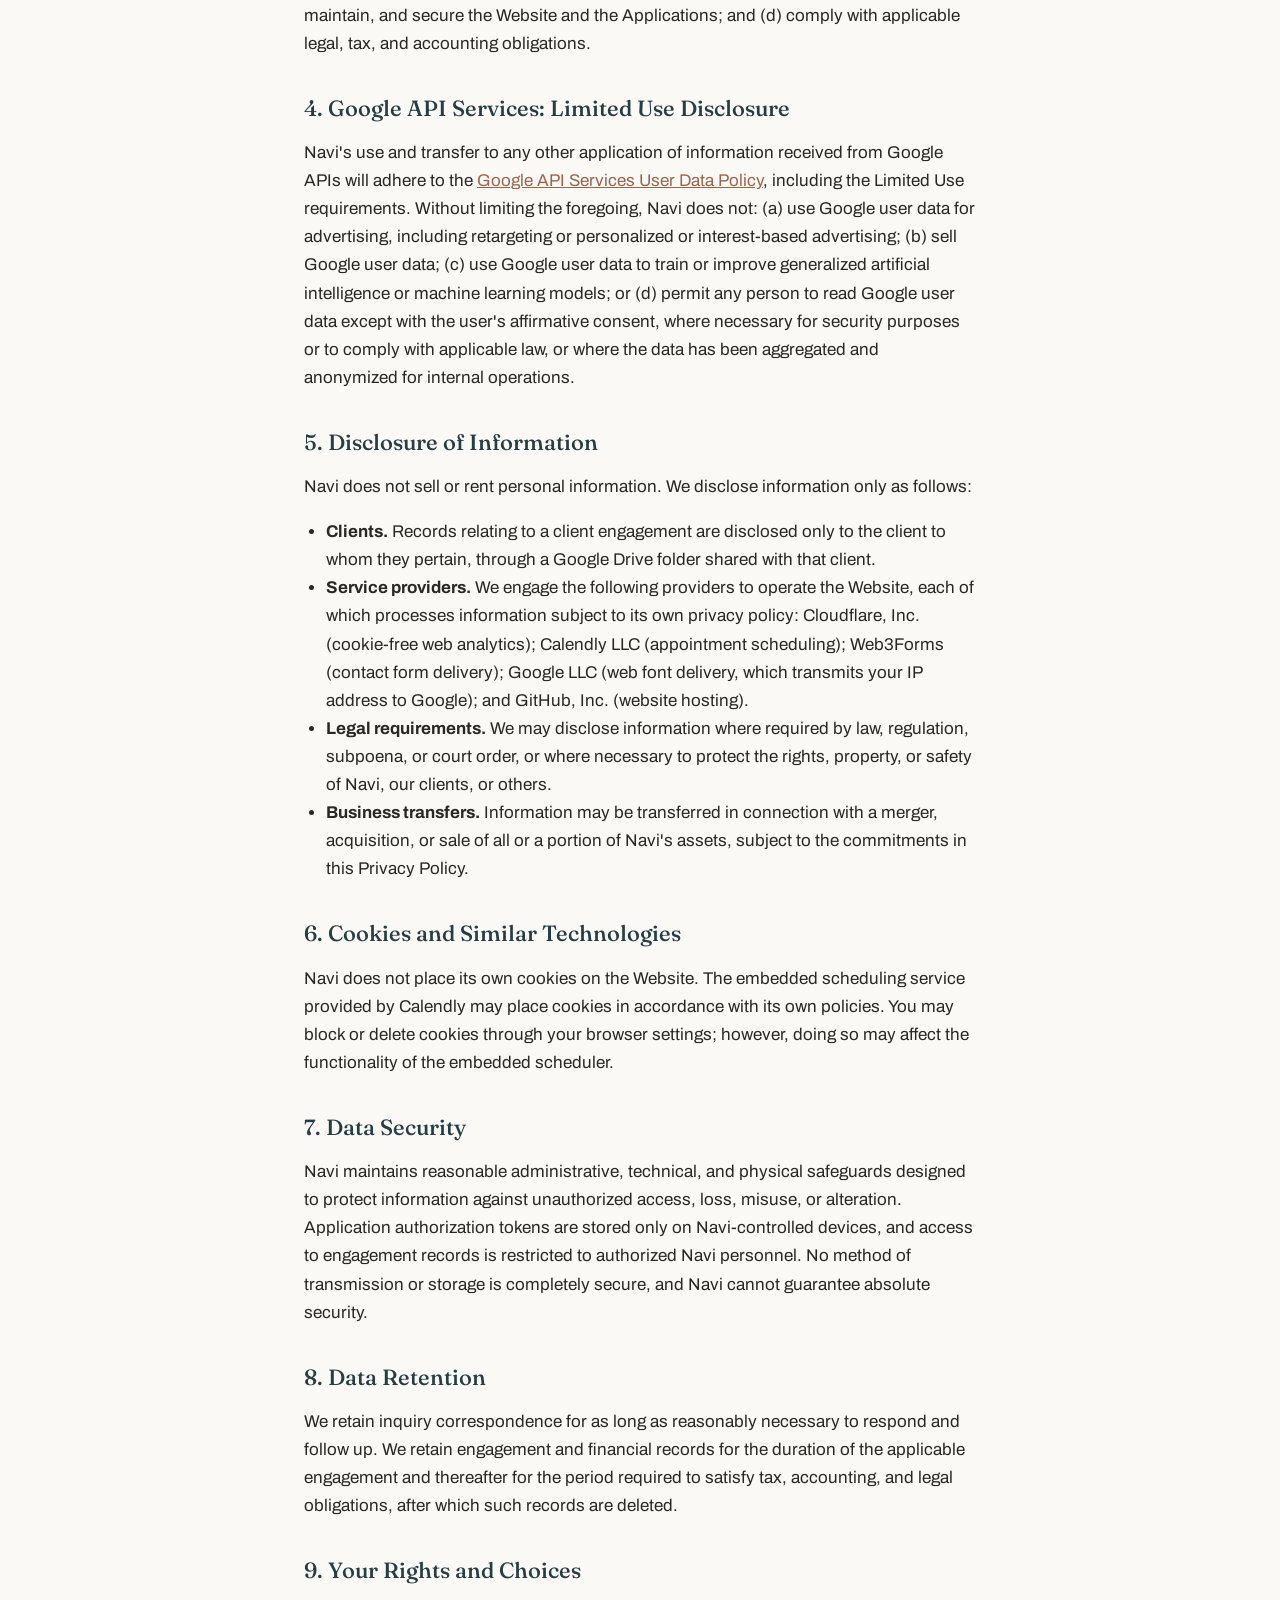
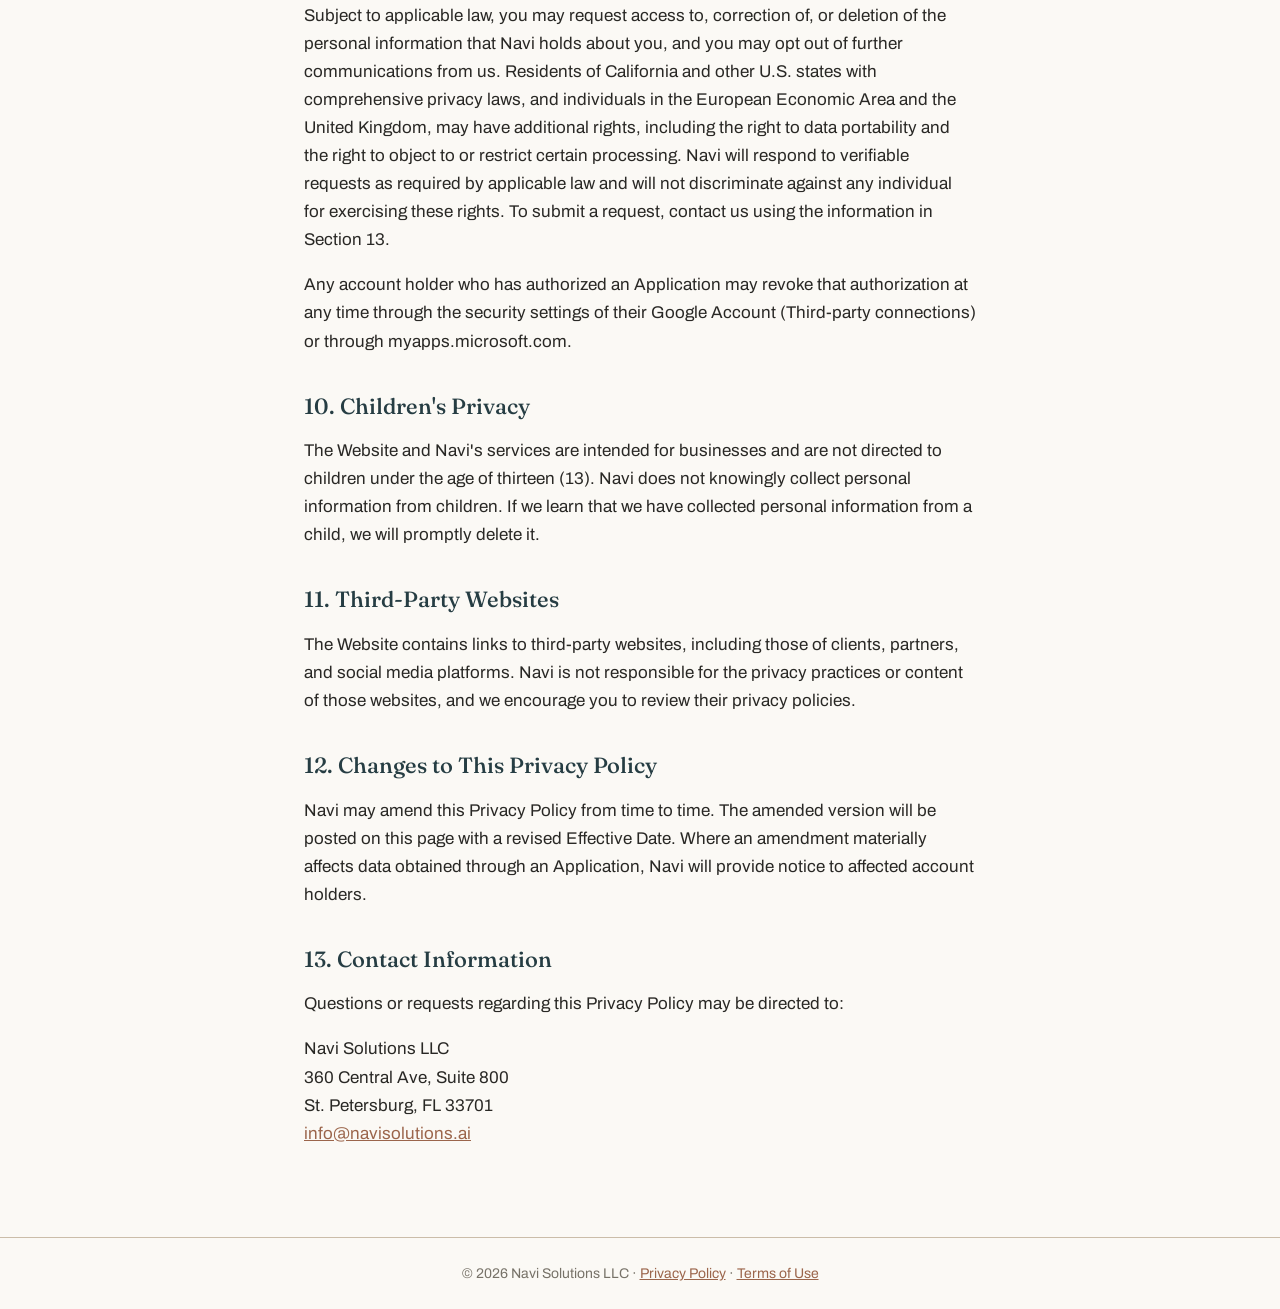
<file: privacy.html>
<!DOCTYPE html>
<html lang="en">
<head>
<meta charset="UTF-8" />
<meta name="viewport" content="width=device-width, initial-scale=1.0" />
<meta name="referrer" content="strict-origin-when-cross-origin" />
<title>Privacy Policy | Navi Solutions</title>
<meta name="description" content="How Navi Solutions handles personal and Google user data." />
<link rel="canonical" href="https://navisolutions.ai/privacy.html" />
<link rel="preconnect" href="https://fonts.googleapis.com" />
<link rel="preconnect" href="https://fonts.gstatic.com" crossorigin />
<link href="https://fonts.googleapis.com/css2?family=Fraunces:opsz,wght@9..144,500&family=Archivo:wght@400;500&display=swap" rel="stylesheet" />
<style>
  :root { --ink: #292825; --deep: #263D43; --accent: #9B654B; --paper: #FBF9F5; --rule: #CBBDA9; --muted: #777268; }
  * { box-sizing: border-box; }
  body { margin: 0; background: var(--paper); color: var(--ink); font: 400 17px/1.65 "Archivo", system-ui, sans-serif; }
  header { padding: 28px 24px; border-bottom: 1px solid var(--rule); }
  header a { display: inline-block; }
  header img { height: 40px; }
  main { max-width: 720px; margin: 0 auto; padding: 48px 24px 72px; }
  h1 { font: 500 40px/1.15 "Fraunces", Georgia, serif; color: var(--deep); margin: 0 0 8px; }
  h2 { font: 500 22px/1.3 "Fraunces", Georgia, serif; color: var(--deep); margin: 36px 0 8px; }
  .updated { color: var(--muted); margin: 0 0 32px; }
  a { color: var(--accent); }
  ul { padding-left: 22px; }
  h3 { font: 600 16px/1.4 "Archivo", system-ui, sans-serif; color: var(--ink); margin: 20px 0 6px; }
  .caps { text-transform: none; font-weight: 500; }
  footer { border-top: 1px solid var(--rule); padding: 24px; text-align: center; color: var(--muted); font-size: 14px; }
</style>
</head>
<body>
<header>
  <a href="/" aria-label="Navi Solutions home"><img src="navi-logo.svg" alt="Navi Solutions" /></a>
</header>
<main>
  <h1>Privacy Policy</h1>
  <p class="updated">Effective Date: October 3, 2026</p>

  <h2>1. Introduction and Scope</h2>
  <p>This Privacy Policy describes how Navi Solutions LLC ("Navi," "we," "us," or "our") collects, uses, discloses, and safeguards information in connection with (a) the website located at navisolutions.ai (the "Website"), and (b) the software applications that Navi operates for internal business purposes, including the application known as "Navi Cost Agent" (each, an "Application"). By accessing the Website or authorizing an Application, you acknowledge that you have read and understood this Privacy Policy.</p>

  <h2>2. Information We Collect</h2>
  <h3>2.1 Information You Provide</h3>
  <p>When you submit an inquiry through the Website's contact form, schedule a consultation, or correspond with us by email, we collect the information you elect to provide, which may include your name, email address, company name, and the content of your message. You should not submit sensitive personal information, including health information, financial account numbers, or government-issued identification numbers, through the Website.</p>
  <h3>2.2 Information Collected Automatically</h3>
  <p>When you visit the Website, our hosting and service providers may automatically collect limited technical information, such as your IP address, browser type, referring page, and pages viewed. Navi uses aggregate, cookie-free analytics and does not use advertising or cross-site tracking technologies.</p>
  <h3>2.3 Information Obtained Through an Application</h3>
  <p>The Applications are not offered to the public and are used solely by authorized Navi personnel. Upon the express authorization of an account holder, an Application may access the following data:</p>
  <ul>
    <li><strong>Google user data.</strong> Read-only access to Gmail (scope: gmail.readonly) to identify billing receipts and invoices from designated vendors, and access to Google Drive limited to files and folders created by the Application (scope: drive.file) to store such records and an associated cost-tracking spreadsheet. The Application cannot access any other content in the user's Google Drive.</li>
    <li><strong>Microsoft 365 data.</strong> Read-only access (permission: Mail.Read) to mailboxes for which a client has authorized Navi access in connection with an engagement, limited to identifying billing receipts and invoices from designated vendors.</li>
  </ul>
  <p>The Applications process only those messages that match the designated vendors, extract the transaction amount, date, and reference number, and retain a copy of the corresponding receipt. The Applications do not send, modify, or delete email messages.</p>

  <h2>3. How We Use Information</h2>
  <p>We use the information described above solely to: (a) respond to inquiries and schedule consultations; (b) perform services under a written agreement with a client, including recording and reporting the costs associated with a client engagement; (c) operate, maintain, and secure the Website and the Applications; and (d) comply with applicable legal, tax, and accounting obligations.</p>

  <h2>4. Google API Services: Limited Use Disclosure</h2>
  <p>Navi's use and transfer to any other application of information received from Google APIs will adhere to the <a href="https://developers.google.com/terms/api-services-user-data-policy">Google API Services User Data Policy</a>, including the Limited Use requirements. Without limiting the foregoing, Navi does not: (a) use Google user data for advertising, including retargeting or personalized or interest-based advertising; (b) sell Google user data; (c) use Google user data to train or improve generalized artificial intelligence or machine learning models; or (d) permit any person to read Google user data except with the user's affirmative consent, where necessary for security purposes or to comply with applicable law, or where the data has been aggregated and anonymized for internal operations.</p>

  <h2>5. Disclosure of Information</h2>
  <p>Navi does not sell or rent personal information. We disclose information only as follows:</p>
  <ul>
    <li><strong>Clients.</strong> Records relating to a client engagement are disclosed only to the client to whom they pertain, through a Google Drive folder shared with that client.</li>
    <li><strong>Service providers.</strong> We engage the following providers to operate the Website, each of which processes information subject to its own privacy policy: Cloudflare, Inc. (cookie-free web analytics); Calendly LLC (appointment scheduling); Web3Forms (contact form delivery); Google LLC (web font delivery, which transmits your IP address to Google); and GitHub, Inc. (website hosting).</li>
    <li><strong>Legal requirements.</strong> We may disclose information where required by law, regulation, subpoena, or court order, or where necessary to protect the rights, property, or safety of Navi, our clients, or others.</li>
    <li><strong>Business transfers.</strong> Information may be transferred in connection with a merger, acquisition, or sale of all or a portion of Navi's assets, subject to the commitments in this Privacy Policy.</li>
  </ul>

  <h2>6. Cookies and Similar Technologies</h2>
  <p>Navi does not place its own cookies on the Website. The embedded scheduling service provided by Calendly may place cookies in accordance with its own policies. You may block or delete cookies through your browser settings; however, doing so may affect the functionality of the embedded scheduler.</p>

  <h2>7. Data Security</h2>
  <p>Navi maintains reasonable administrative, technical, and physical safeguards designed to protect information against unauthorized access, loss, misuse, or alteration. Application authorization tokens are stored only on Navi-controlled devices, and access to engagement records is restricted to authorized Navi personnel. No method of transmission or storage is completely secure, and Navi cannot guarantee absolute security.</p>

  <h2>8. Data Retention</h2>
  <p>We retain inquiry correspondence for as long as reasonably necessary to respond and follow up. We retain engagement and financial records for the duration of the applicable engagement and thereafter for the period required to satisfy tax, accounting, and legal obligations, after which such records are deleted.</p>

  <h2>9. Your Rights and Choices</h2>
  <p>Subject to applicable law, you may request access to, correction of, or deletion of the personal information that Navi holds about you, and you may opt out of further communications from us. Residents of California and other U.S. states with comprehensive privacy laws, and individuals in the European Economic Area and the United Kingdom, may have additional rights, including the right to data portability and the right to object to or restrict certain processing. Navi will respond to verifiable requests as required by applicable law and will not discriminate against any individual for exercising these rights. To submit a request, contact us using the information in Section 13.</p>
  <p>Any account holder who has authorized an Application may revoke that authorization at any time through the security settings of their Google Account (Third-party connections) or through myapps.microsoft.com.</p>

  <h2>10. Children's Privacy</h2>
  <p>The Website and Navi's services are intended for businesses and are not directed to children under the age of thirteen (13). Navi does not knowingly collect personal information from children. If we learn that we have collected personal information from a child, we will promptly delete it.</p>

  <h2>11. Third-Party Websites</h2>
  <p>The Website contains links to third-party websites, including those of clients, partners, and social media platforms. Navi is not responsible for the privacy practices or content of those websites, and we encourage you to review their privacy policies.</p>

  <h2>12. Changes to This Privacy Policy</h2>
  <p>Navi may amend this Privacy Policy from time to time. The amended version will be posted on this page with a revised Effective Date. Where an amendment materially affects data obtained through an Application, Navi will provide notice to affected account holders.</p>

  <h2>13. Contact Information</h2>
  <p>Questions or requests regarding this Privacy Policy may be directed to:</p>
  <p>Navi Solutions LLC<br />360 Central Ave, Suite 800<br />St. Petersburg, FL 33701<br /><a href="mailto:info@navisolutions.ai">info@navisolutions.ai</a></p>
</main>
<footer>&copy; 2026 Navi Solutions LLC &middot; <a href="privacy.html">Privacy Policy</a> &middot; <a href="terms.html">Terms of Use</a></footer>
</body>
</html>
</file>
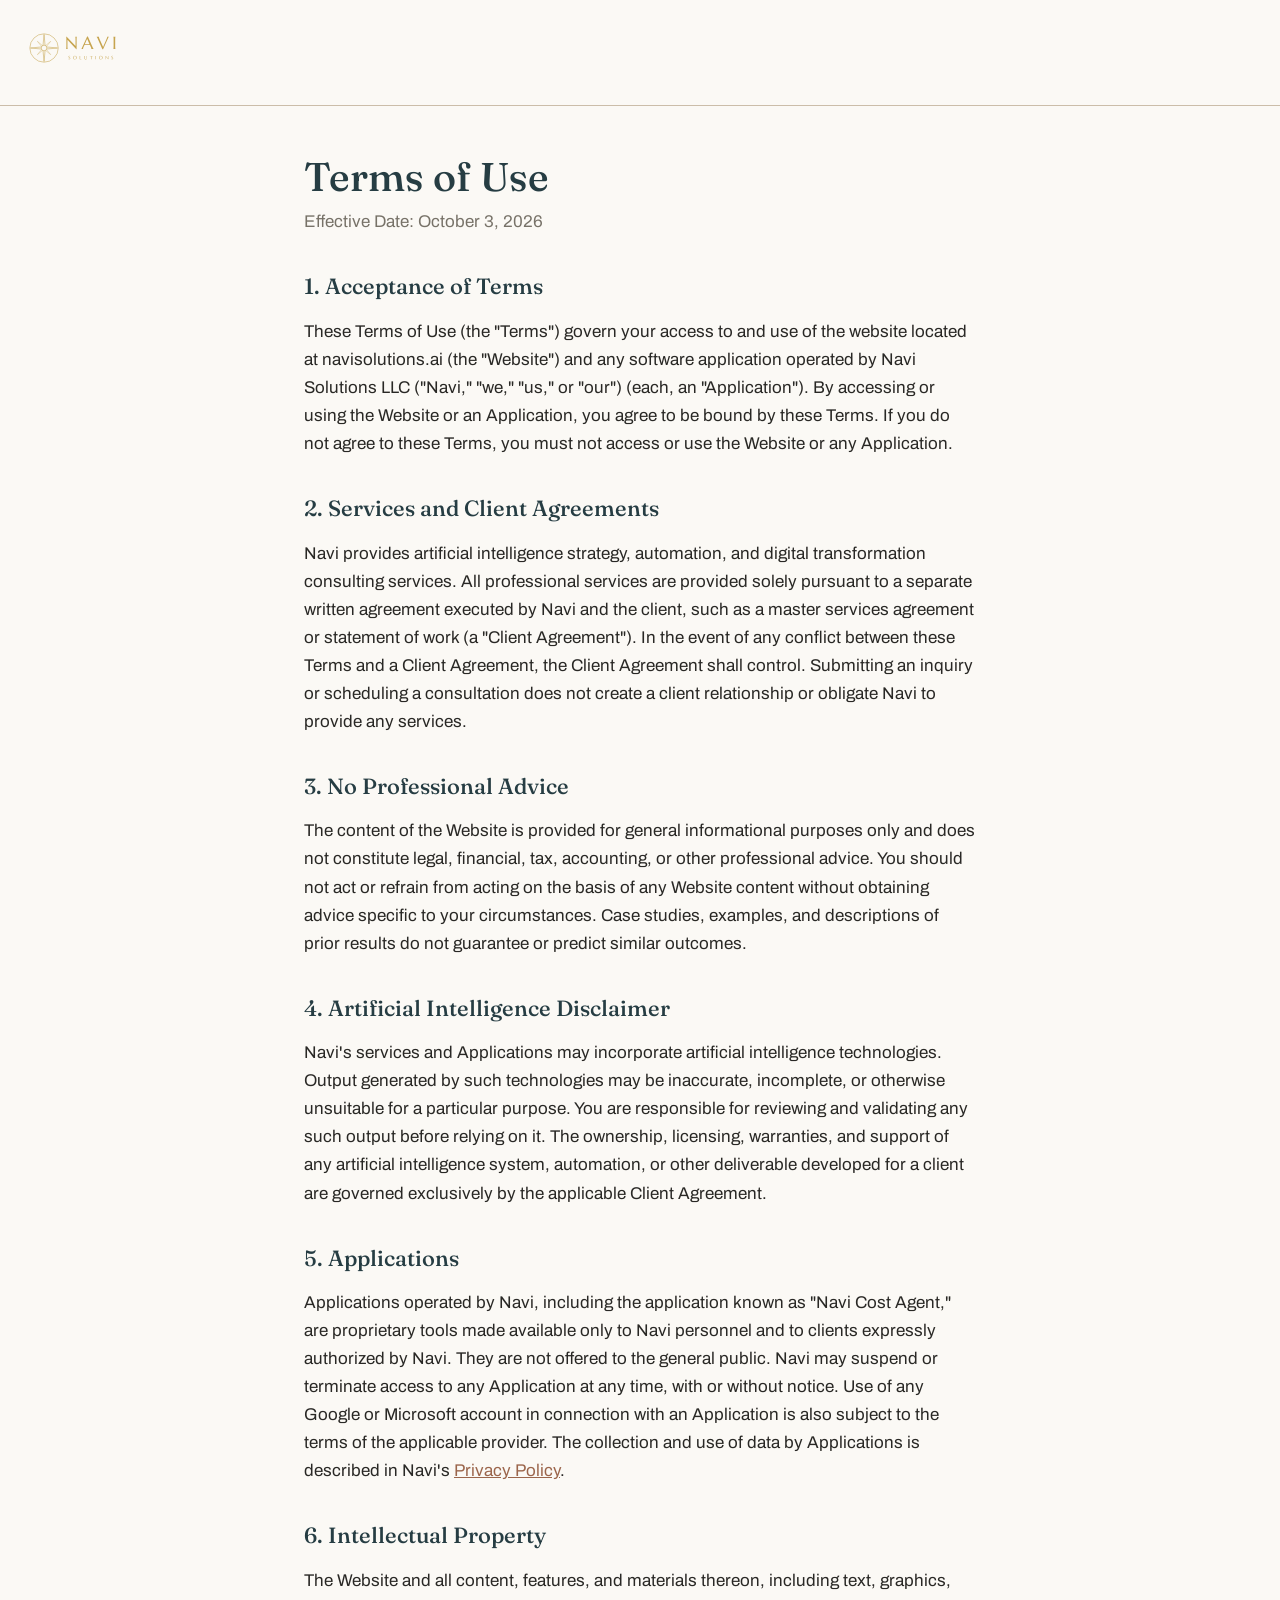
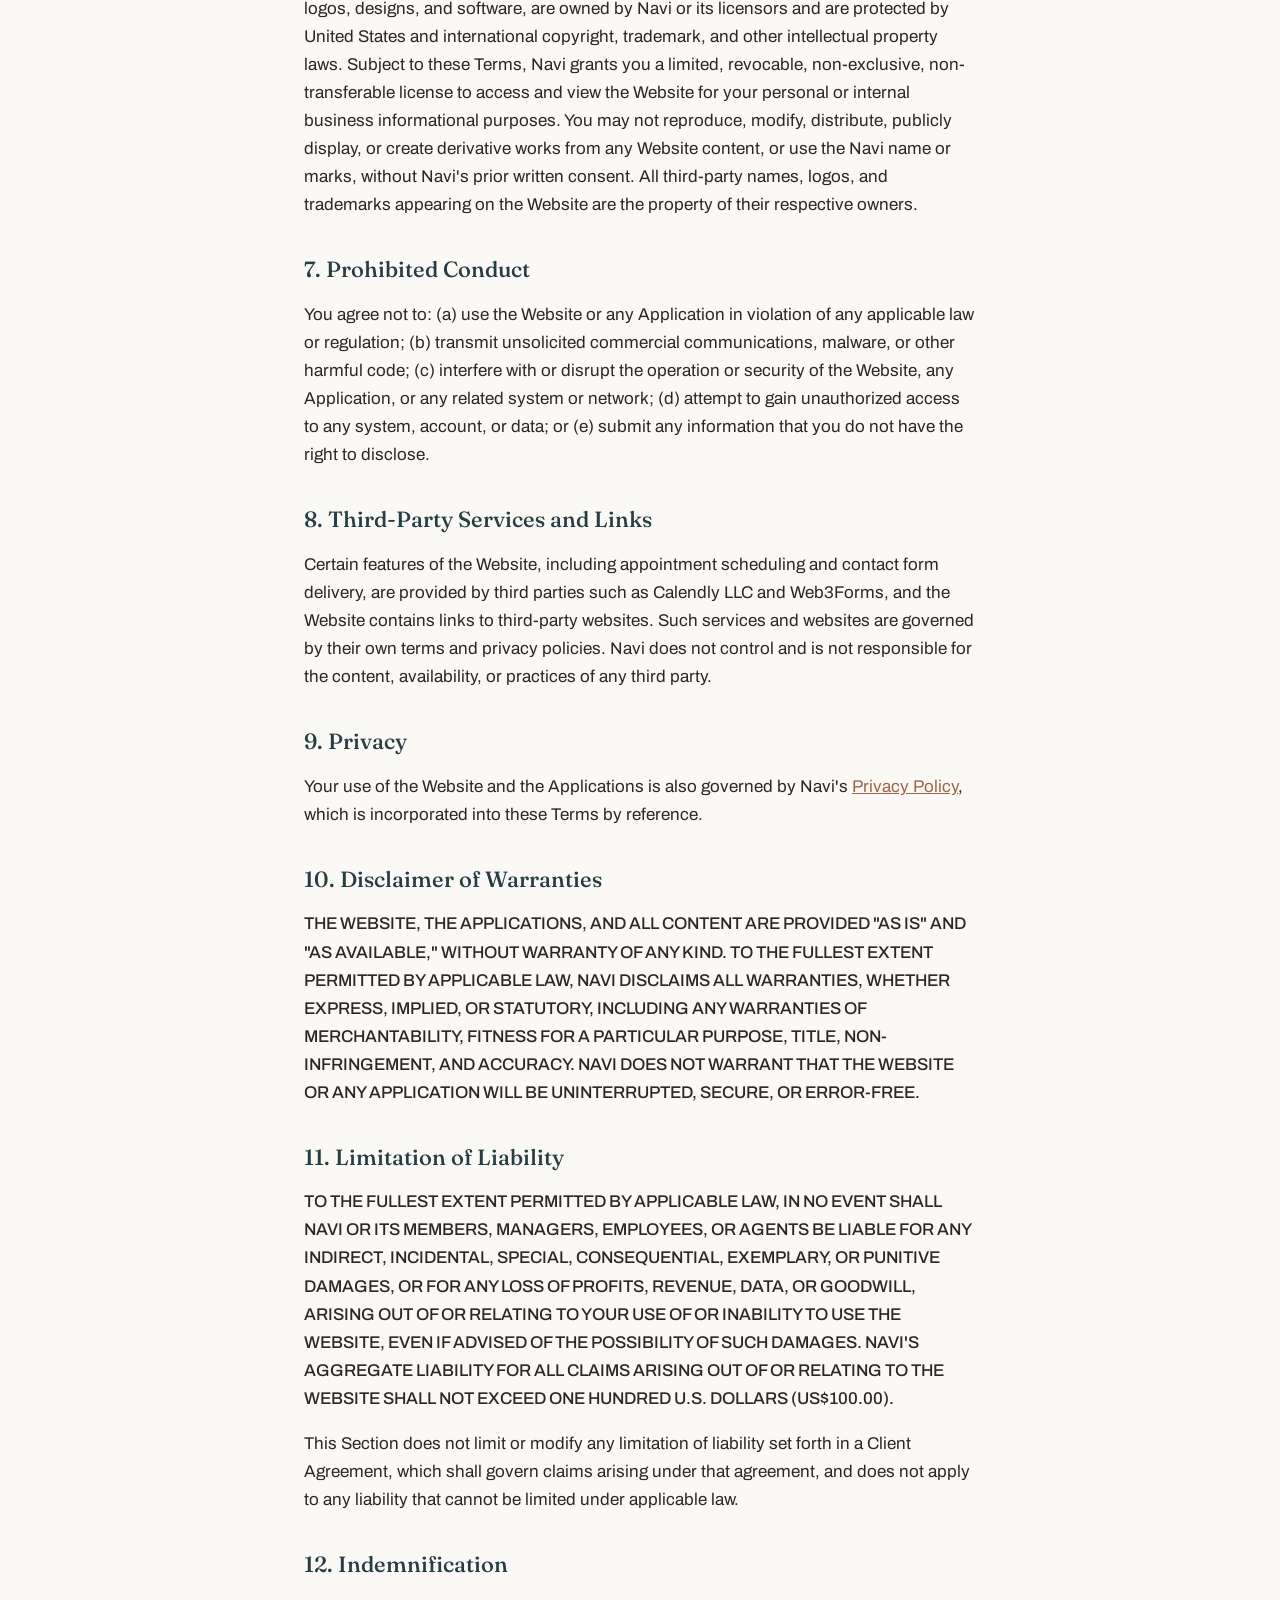
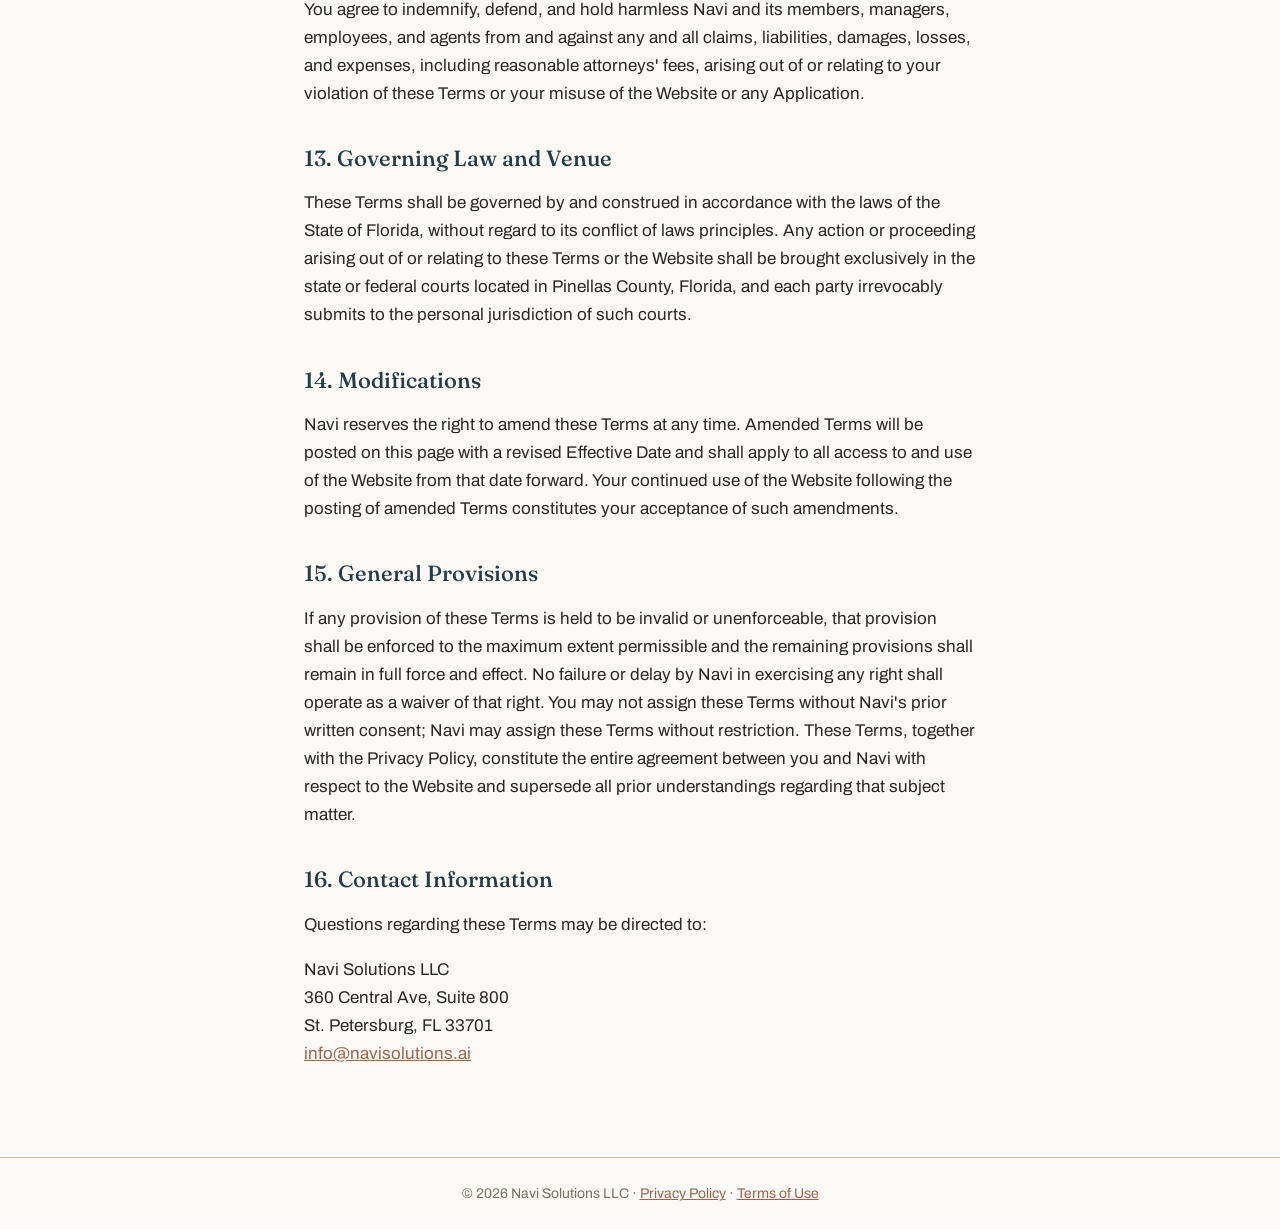
<file: terms.html>
<!DOCTYPE html>
<html lang="en">
<head>
<meta charset="UTF-8" />
<meta name="viewport" content="width=device-width, initial-scale=1.0" />
<meta name="referrer" content="strict-origin-when-cross-origin" />
<title>Terms of Use | Navi Solutions</title>
<meta name="description" content="Terms for using the Navi Solutions website and services." />
<link rel="canonical" href="https://navisolutions.ai/terms.html" />
<link rel="preconnect" href="https://fonts.googleapis.com" />
<link rel="preconnect" href="https://fonts.gstatic.com" crossorigin />
<link href="https://fonts.googleapis.com/css2?family=Fraunces:opsz,wght@9..144,500&family=Archivo:wght@400;500&display=swap" rel="stylesheet" />
<style>
  :root { --ink: #292825; --deep: #263D43; --accent: #9B654B; --paper: #FBF9F5; --rule: #CBBDA9; --muted: #777268; }
  * { box-sizing: border-box; }
  body { margin: 0; background: var(--paper); color: var(--ink); font: 400 17px/1.65 "Archivo", system-ui, sans-serif; }
  header { padding: 28px 24px; border-bottom: 1px solid var(--rule); }
  header a { display: inline-block; }
  header img { height: 40px; }
  main { max-width: 720px; margin: 0 auto; padding: 48px 24px 72px; }
  h1 { font: 500 40px/1.15 "Fraunces", Georgia, serif; color: var(--deep); margin: 0 0 8px; }
  h2 { font: 500 22px/1.3 "Fraunces", Georgia, serif; color: var(--deep); margin: 36px 0 8px; }
  .updated { color: var(--muted); margin: 0 0 32px; }
  a { color: var(--accent); }
  ul { padding-left: 22px; }
  h3 { font: 600 16px/1.4 "Archivo", system-ui, sans-serif; color: var(--ink); margin: 20px 0 6px; }
  .caps { text-transform: none; font-weight: 500; }
  footer { border-top: 1px solid var(--rule); padding: 24px; text-align: center; color: var(--muted); font-size: 14px; }
</style>
</head>
<body>
<header>
  <a href="/" aria-label="Navi Solutions home"><img src="navi-logo.svg" alt="Navi Solutions" /></a>
</header>
<main>
  <h1>Terms of Use</h1>
  <p class="updated">Effective Date: October 3, 2026</p>

  <h2>1. Acceptance of Terms</h2>
  <p>These Terms of Use (the "Terms") govern your access to and use of the website located at navisolutions.ai (the "Website") and any software application operated by Navi Solutions LLC ("Navi," "we," "us," or "our") (each, an "Application"). By accessing or using the Website or an Application, you agree to be bound by these Terms. If you do not agree to these Terms, you must not access or use the Website or any Application.</p>

  <h2>2. Services and Client Agreements</h2>
  <p>Navi provides artificial intelligence strategy, automation, and digital transformation consulting services. All professional services are provided solely pursuant to a separate written agreement executed by Navi and the client, such as a master services agreement or statement of work (a "Client Agreement"). In the event of any conflict between these Terms and a Client Agreement, the Client Agreement shall control. Submitting an inquiry or scheduling a consultation does not create a client relationship or obligate Navi to provide any services.</p>

  <h2>3. No Professional Advice</h2>
  <p>The content of the Website is provided for general informational purposes only and does not constitute legal, financial, tax, accounting, or other professional advice. You should not act or refrain from acting on the basis of any Website content without obtaining advice specific to your circumstances. Case studies, examples, and descriptions of prior results do not guarantee or predict similar outcomes.</p>

  <h2>4. Artificial Intelligence Disclaimer</h2>
  <p>Navi's services and Applications may incorporate artificial intelligence technologies. Output generated by such technologies may be inaccurate, incomplete, or otherwise unsuitable for a particular purpose. You are responsible for reviewing and validating any such output before relying on it. The ownership, licensing, warranties, and support of any artificial intelligence system, automation, or other deliverable developed for a client are governed exclusively by the applicable Client Agreement.</p>

  <h2>5. Applications</h2>
  <p>Applications operated by Navi, including the application known as "Navi Cost Agent," are proprietary tools made available only to Navi personnel and to clients expressly authorized by Navi. They are not offered to the general public. Navi may suspend or terminate access to any Application at any time, with or without notice. Use of any Google or Microsoft account in connection with an Application is also subject to the terms of the applicable provider. The collection and use of data by Applications is described in Navi's <a href="privacy.html">Privacy Policy</a>.</p>

  <h2>6. Intellectual Property</h2>
  <p>The Website and all content, features, and materials thereon, including text, graphics, logos, designs, and software, are owned by Navi or its licensors and are protected by United States and international copyright, trademark, and other intellectual property laws. Subject to these Terms, Navi grants you a limited, revocable, non-exclusive, non-transferable license to access and view the Website for your personal or internal business informational purposes. You may not reproduce, modify, distribute, publicly display, or create derivative works from any Website content, or use the Navi name or marks, without Navi's prior written consent. All third-party names, logos, and trademarks appearing on the Website are the property of their respective owners.</p>

  <h2>7. Prohibited Conduct</h2>
  <p>You agree not to: (a) use the Website or any Application in violation of any applicable law or regulation; (b) transmit unsolicited commercial communications, malware, or other harmful code; (c) interfere with or disrupt the operation or security of the Website, any Application, or any related system or network; (d) attempt to gain unauthorized access to any system, account, or data; or (e) submit any information that you do not have the right to disclose.</p>

  <h2>8. Third-Party Services and Links</h2>
  <p>Certain features of the Website, including appointment scheduling and contact form delivery, are provided by third parties such as Calendly LLC and Web3Forms, and the Website contains links to third-party websites. Such services and websites are governed by their own terms and privacy policies. Navi does not control and is not responsible for the content, availability, or practices of any third party.</p>

  <h2>9. Privacy</h2>
  <p>Your use of the Website and the Applications is also governed by Navi's <a href="privacy.html">Privacy Policy</a>, which is incorporated into these Terms by reference.</p>

  <h2>10. Disclaimer of Warranties</h2>
  <p class="caps">THE WEBSITE, THE APPLICATIONS, AND ALL CONTENT ARE PROVIDED "AS IS" AND "AS AVAILABLE," WITHOUT WARRANTY OF ANY KIND. TO THE FULLEST EXTENT PERMITTED BY APPLICABLE LAW, NAVI DISCLAIMS ALL WARRANTIES, WHETHER EXPRESS, IMPLIED, OR STATUTORY, INCLUDING ANY WARRANTIES OF MERCHANTABILITY, FITNESS FOR A PARTICULAR PURPOSE, TITLE, NON-INFRINGEMENT, AND ACCURACY. NAVI DOES NOT WARRANT THAT THE WEBSITE OR ANY APPLICATION WILL BE UNINTERRUPTED, SECURE, OR ERROR-FREE.</p>

  <h2>11. Limitation of Liability</h2>
  <p class="caps">TO THE FULLEST EXTENT PERMITTED BY APPLICABLE LAW, IN NO EVENT SHALL NAVI OR ITS MEMBERS, MANAGERS, EMPLOYEES, OR AGENTS BE LIABLE FOR ANY INDIRECT, INCIDENTAL, SPECIAL, CONSEQUENTIAL, EXEMPLARY, OR PUNITIVE DAMAGES, OR FOR ANY LOSS OF PROFITS, REVENUE, DATA, OR GOODWILL, ARISING OUT OF OR RELATING TO YOUR USE OF OR INABILITY TO USE THE WEBSITE, EVEN IF ADVISED OF THE POSSIBILITY OF SUCH DAMAGES. NAVI'S AGGREGATE LIABILITY FOR ALL CLAIMS ARISING OUT OF OR RELATING TO THE WEBSITE SHALL NOT EXCEED ONE HUNDRED U.S. DOLLARS (US$100.00).</p>
  <p>This Section does not limit or modify any limitation of liability set forth in a Client Agreement, which shall govern claims arising under that agreement, and does not apply to any liability that cannot be limited under applicable law.</p>

  <h2>12. Indemnification</h2>
  <p>You agree to indemnify, defend, and hold harmless Navi and its members, managers, employees, and agents from and against any and all claims, liabilities, damages, losses, and expenses, including reasonable attorneys' fees, arising out of or relating to your violation of these Terms or your misuse of the Website or any Application.</p>

  <h2>13. Governing Law and Venue</h2>
  <p>These Terms shall be governed by and construed in accordance with the laws of the State of Florida, without regard to its conflict of laws principles. Any action or proceeding arising out of or relating to these Terms or the Website shall be brought exclusively in the state or federal courts located in Pinellas County, Florida, and each party irrevocably submits to the personal jurisdiction of such courts.</p>

  <h2>14. Modifications</h2>
  <p>Navi reserves the right to amend these Terms at any time. Amended Terms will be posted on this page with a revised Effective Date and shall apply to all access to and use of the Website from that date forward. Your continued use of the Website following the posting of amended Terms constitutes your acceptance of such amendments.</p>

  <h2>15. General Provisions</h2>
  <p>If any provision of these Terms is held to be invalid or unenforceable, that provision shall be enforced to the maximum extent permissible and the remaining provisions shall remain in full force and effect. No failure or delay by Navi in exercising any right shall operate as a waiver of that right. You may not assign these Terms without Navi's prior written consent; Navi may assign these Terms without restriction. These Terms, together with the Privacy Policy, constitute the entire agreement between you and Navi with respect to the Website and supersede all prior understandings regarding that subject matter.</p>

  <h2>16. Contact Information</h2>
  <p>Questions regarding these Terms may be directed to:</p>
  <p>Navi Solutions LLC<br />360 Central Ave, Suite 800<br />St. Petersburg, FL 33701<br /><a href="mailto:info@navisolutions.ai">info@navisolutions.ai</a></p>
</main>
<footer>&copy; 2026 Navi Solutions LLC &middot; <a href="privacy.html">Privacy Policy</a> &middot; <a href="terms.html">Terms of Use</a></footer>
</body>
</html>
</file>
<file: site.css>
/* ============================================================
   Navi Solutions — HI-FI site styles
   Palette pulled from the hero film: deep teal-black water,
   brushed-steel + warm brass, cream chart paper, gold light.
   ============================================================ */

:root {
  /* core palette */
  --abyss:    #0a1d28;   /* deepest water / primary dark */
  --abyss-2:  #06141d;   /* near-black trough */
  --deep:     #0e2735;   /* raised dark panel */
  --sea:      #1c4f5a;   /* mid teal */
  --sea-lit:  #2f7c84;   /* lit teal highlight */
  --brass:    #e6b25c;   /* readable gold — matches co-founder labels */
  --brass-2:  #e4c187;   /* lit gold (the light source) */
  --brass-deep:#9c7338;
  --cream:    #f3eee3;   /* chart paper */
  --cream-2:  #e9e0cd;
  --paper:    #faf7f0;

  /* semantic */
  --ink:      #112430;          /* text on cream */
  --ink-soft: #46606b;
  --on-dark:  #f1ece1;
  --on-dark-soft: rgba(241,236,225,0.64);
  --line-dark: rgba(228,193,135,0.18);
  --line-cream: rgba(17,36,48,0.12);
  --halo: rgba(228,193,135,0.5);

  --font-display: 'Spectral', Georgia, serif;
  --font-body: 'Archivo', system-ui, sans-serif;
  --font-mono: 'Space Mono', ui-monospace, monospace;

  --maxw: 1600px;
  --gutter: clamp(20px, 5vw, 72px);
  --radius: 3px;
}

/* alternate palettes */
html[data-palette="ink"] {
  --abyss: #0c1622; --abyss-2: #060d15; --deep: #111f2c; --sea: #243f55; --sea-lit: #3a6488;
  --brass: #b9905a; --brass-2: #ddb878; --cream: #f1efe9; --cream-2: #e3ddcf; --paper:#f8f6f1;
  --ink:#10202e; --ink-soft:#42566a; --halo: rgba(221,184,120,0.5);
  --line-dark: rgba(221,184,120,0.16);
}
html[data-palette="verdigris"] {
  --abyss: #08231f; --abyss-2: #04150f; --deep: #0c2d27; --sea: #15564a; --sea-lit: #2c8771;
  --brass: #c59a52; --brass-2: #e8c577; --cream: #f1f0e6; --cream-2: #e2dfcc; --paper:#f8f7ee;
  --ink:#0e2620; --ink-soft:#3f5a50; --halo: rgba(232,197,119,0.5);
  --line-dark: rgba(232,197,119,0.16);
}

html[data-font="fraunces"] { --font-display: 'Fraunces', Georgia, serif; }
html[data-font="spectral"] { --font-display: 'Spectral', Georgia, serif; }
html[data-font="cormorant"] { --font-display: 'Cormorant Garamond', Georgia, serif; }

* { box-sizing: border-box; }
html { scroll-behavior: smooth; overflow-x: clip; }
body {
  margin: 0; font-family: var(--font-body); color: var(--ink);
  background: var(--abyss); overflow-x: clip;
  -webkit-font-smoothing: antialiased; text-rendering: optimizeLegibility;
}
::selection { background: var(--brass); color: #1a1206; }

/* ---------- type ---------- */
h1,h2,h3,h4 { font-family: var(--font-display); font-weight: 600; margin: 0; line-height: 1.02; letter-spacing: -0.015em; }
p { margin: 0 0 1em; line-height: 1.62; }
a { color: inherit; }

.display { font-size: clamp(44px, 7vw, 104px); font-weight: 600; line-height: 0.98; letter-spacing: -0.02em; }
.h-sec { font-size: clamp(34px, 5vw, 72px); }
.lead { font-size: clamp(18px, 1.7vw, 23px); line-height: 1.5; }

.kicker {
  font-family: var(--font-mono); font-size: 12px; letter-spacing: 0.3em;
  text-transform: uppercase; color: var(--brass); display: inline-flex; align-items: center; gap: 12px;
}
.kicker::before { content:""; width: 30px; height: 1px; background: currentColor; opacity: 0.7; }
.hero__copy .kicker::before { display: none; }
.kicker.on-cream { color: var(--brass-deep); }

.coord { font-family: var(--font-mono); font-size: 11px; letter-spacing: 0.18em; opacity: 0.62; }

/* ---------- layout ---------- */
.wrap { width: min(var(--maxw), 100% - var(--gutter)*2); margin-inline: auto; }
.wrap-wide { width: min(1440px, 100% - var(--gutter)*2); margin-inline: auto; }
section { position: relative; }

/* ---------- buttons ---------- */
.btn {
  --bg: var(--brass); --fg: #1c1305;
  font-family: var(--font-mono); font-size: 13px; letter-spacing: 0.04em; text-transform: uppercase;
  display: inline-flex; align-items: center; gap: 12px; padding: 16px 28px; white-space: nowrap;
  background: var(--bg); color: var(--fg); text-decoration: none; border: 2px solid var(--bg);
  border-radius: 999px; cursor: pointer; position: relative; overflow: hidden;
  transition: transform .35s cubic-bezier(.2,.8,.2,1), box-shadow .35s ease, background .35s ease, color .35s ease;
}
.btn span.lbl { position: relative; z-index: 1; }
.btn .arr { position: relative; z-index: 1; transition: transform .35s cubic-bezier(.2,.8,.2,1); }
.btn:hover { transform: translateY(-2px); box-shadow: 0 14px 34px -10px rgba(0,0,0,0.5); }
.btn:hover .arr { transform: translateX(5px); }
.btn--ghost { --bg: transparent; --fg: var(--brass-2); border-color: color-mix(in srgb, var(--brass) 55%, transparent); }
.btn--ghost:hover { --fg: #1c1305; background: var(--brass); border-color: var(--brass); }
.btn--ink { --bg: var(--ink); --fg: var(--cream); border-color: var(--ink); }
.btn--on-cream-ghost { --bg: transparent; --fg: var(--ink); border-color: var(--line-cream); }
.btn--on-cream-ghost:hover { --bg: var(--brass); --fg: #1c1305; border-color: var(--brass); }

/* link with animated underline */
.ulink { font-family: var(--font-mono); font-size: 13px; letter-spacing: 0.06em; text-transform: uppercase;
  text-decoration: none; color: var(--brass-2); display: inline-flex; align-items: center; gap: 10px; position: relative; }
.ulink::after { content:""; position: absolute; left: 0; bottom: -4px; height: 1px; width: 100%; background: currentColor; transform: scaleX(0); transform-origin: left; transition: transform .4s cubic-bezier(.2,.8,.2,1); }
.ulink:hover::after { transform: scaleX(1); }
.ulink .arr { transition: transform .35s ease; }
.ulink:hover .arr { transform: translateX(4px); }

/* =========================================================================
   NAV
   ========================================================================= */
.nav {
  position: fixed; inset: 0 0 auto 0; z-index: 80;
  display: flex; align-items: center; justify-content: space-between;
  padding: 22px var(--gutter); transition: padding .4s ease, background .4s ease, border-color .4s ease, backdrop-filter .4s ease;
  border-bottom: 1px solid transparent;
}
.nav.scrolled { background: color-mix(in srgb, var(--abyss) 82%, transparent); backdrop-filter: blur(14px) saturate(1.1); border-bottom-color: var(--line-dark); padding-top: 14px; padding-bottom: 14px; }
.brand { display: inline-flex; align-items: center; gap: 13px; text-decoration: none; color: var(--on-dark); }
.brand__logo { height: 88px; width: auto; display: block; transition: height .4s ease; }
.nav.scrolled .brand__logo { height: 70px; }
.brand__logo--foot { height: 88px; }
.brand__mark { width: 34px; height: 34px; flex: none; }
.brand__name { font-family: var(--font-display); font-size: 22px; font-weight: 600; line-height: 1; }
.brand__name small { display: block; font-family: var(--font-mono); font-size: 9.5px; letter-spacing: 0.26em; text-transform: uppercase; opacity: 0.6; font-weight: 400; margin-top: 3px; }
.nav__menu { display: flex; align-items: center; gap: 26px; }
.nav__menu a { font-family: var(--font-mono); font-size: 12px; letter-spacing: 0.12em; text-transform: uppercase; color: var(--on-dark-soft); text-decoration: none; transition: color .25s; position: relative; }
.nav__menu a::after { content:""; position:absolute; left:0; bottom:-6px; width:100%; height:1px; background: var(--brass-2); transform: scaleX(0); transform-origin:left; transition: transform .35s cubic-bezier(.2,.8,.2,1); }
.nav__menu a:hover { color: var(--on-dark); }
.nav__menu a:hover::after { transform: scaleX(1); }
.nav__menu-cta { display: none; }
.nav__right { display: flex; align-items: center; gap: 20px; }
.nav__burger { display: none; flex-direction: column; gap: 5px; background: none; border: 0; cursor: pointer; padding: 8px; min-width: 44px; min-height: 44px; align-items: center; justify-content: center; }
.nav__burger span { width: 26px; height: 2px; background: var(--on-dark); display: block; transition: transform .3s, opacity .3s; }

/* =========================================================================
   HERO — full-bleed film
   ========================================================================= */
.hero { position: relative; min-height: 100svh; display: flex; align-items: center; overflow: hidden; background: var(--abyss-2); }
.hero__media { position: absolute; inset: 0; z-index: 0; }
.hero__media video, .hero__media img { width: 100%; height: 100%; object-fit: cover; }
.hero__media::after {
  content:""; position: absolute; inset: 0;
  background:
    linear-gradient(90deg, var(--abyss-2) 0%, color-mix(in srgb,var(--abyss-2) 88%, transparent) 28%, color-mix(in srgb,var(--abyss-2) 45%, transparent) 52%, transparent 72%),
    linear-gradient(0deg, var(--abyss-2) 2%, transparent 30%),
    radial-gradient(120% 90% at 8% 50%, color-mix(in srgb,var(--abyss-2) 70%, transparent), transparent 58%);
}
.hero__inner { position: relative; z-index: 2; width: min(var(--maxw), 100% - var(--gutter)*2); margin-inline: auto; padding-top: 80px; }
.hero__copy { max-width: 660px; }
.hero h1 { color: #fff; font-size: clamp(34px, 3.9vw, 58px); line-height: 1.04; max-width: 12ch; }
.hero h1 em { font-style: italic; color: var(--brass-2); }
.hero__lead { color: var(--on-dark); opacity: 0.84; max-width: 40ch; margin-top: 26px; }
.hero__actions { display: flex; gap: 16px; flex-wrap: wrap; margin-top: 36px; }
.hero__meta { position: absolute; left: var(--gutter); right: var(--gutter); bottom: 30px; z-index: 2;
  display: flex; align-items: center; justify-content: space-between; gap: 20px; color: var(--on-dark-soft); }
.hero__meta .coord { color: var(--on-dark-soft); }
.scroll-cue { display: inline-flex; align-items: center; gap: 10px; font-family: var(--font-mono); font-size: 11px; letter-spacing: 0.22em; text-transform: uppercase; color: var(--on-dark-soft); }
.scroll-cue .rail { width: 1px; height: 34px; background: linear-gradient(var(--brass-2), transparent); position: relative; overflow: hidden; }
.scroll-cue .rail::after { content:""; position: absolute; top: -34px; left: 0; width: 100%; height: 34px; background: var(--brass-2); animation: railDrop 2.4s cubic-bezier(.7,0,.3,1) infinite; }
@keyframes railDrop { 0% { top: -34px; } 60%,100% { top: 34px; } }

/* hero entrance */
.hero [data-rise] { opacity: 0; transform: translateY(26px); }
.hero.lit [data-rise] { opacity: 1; transform: none; transition: opacity 1s cubic-bezier(.2,.8,.2,1), transform 1s cubic-bezier(.2,.8,.2,1); }
.hero.lit [data-rise="1"] { transition-delay: .1s; }
.hero.lit [data-rise="2"] { transition-delay: .24s; }
.hero.lit [data-rise="3"] { transition-delay: .38s; }
.hero.lit [data-rise="4"] { transition-delay: .52s; }

/* =========================================================================
   MARQUEE strip (trusted by / capability ticker)
   ========================================================================= */
.strip { background: var(--abyss-2); border-block: 1px solid var(--line-dark); overflow: hidden; padding: 34px 0; }
.strip__track { display: flex; width: max-content; animation: marquee 40s linear infinite; }
@media (hover: hover) and (pointer: fine) { .strip:hover .strip__track { animation-play-state: paused; } }
.strip__item { font-family: var(--font-mono); font-size: 20px; letter-spacing: 0.2em; text-transform: uppercase; color: var(--on-dark-soft); display: inline-flex; align-items: center; gap: 72px; margin-right: 72px; white-space: nowrap; }
.strip__item::after { content: "✦"; color: var(--brass); font-size: 16px; }
@keyframes marquee { to { transform: translateX(-50%); } }

/* =========================================================================
   MISSION
   ========================================================================= */
.mission { background: #03101c; color: var(--on-dark); padding: clamp(100px,14vh,180px) 0; position: relative; overflow: hidden; isolation: isolate; }
.mission__rope { position: absolute; top: 14px; right: clamp(14px, 5vw, 96px); width: clamp(104px, 10vw, 150px); z-index: 2; transform: rotate(5deg); transform-origin: top center; filter: drop-shadow(0 22px 28px rgba(0,0,0,0.5)); pointer-events: none; }
.mission__rope img { display: block; width: 100%; height: auto; }
.mission__grid { position: relative; z-index: 1; display: grid; grid-template-columns: 1fr; gap: 40px; justify-items: center; text-align: center; }
.mission__grid > *, .mission__body, .mission__aside, .mission__head, .mission__foot, .mission__note, .mission__stats { min-width: 0; max-width: 100%; }
.mission__body { display: flex; flex-direction: column; gap: 26px; }
.mission__aside { display: flex; flex-direction: column; align-items: center; gap: 24px; width: 100%; }
.mission__head { display: flex; align-items: center; gap: 22px; margin-bottom: 20px; width: 100%; }
.mission__rule { flex: 1 1 auto; height: 1px; background: linear-gradient(90deg, color-mix(in srgb, var(--brass) 55%, transparent), color-mix(in srgb, var(--brass) 6%, transparent)); }
.mission__kicker { font-size: 28px; letter-spacing: 0.3em; justify-content: flex-start; flex: none; }
.mission__compass { position: relative; margin: 0; width: clamp(280px, 48vw, 620px); max-width: 100%; aspect-ratio: 1; overflow: hidden; }
.mission__compass img { width: 100%; height: 100%; object-fit: contain; filter: saturate(1.03); transform: scale(1.18); transform-origin: 50% 54%;
  -webkit-mask-image: radial-gradient(circle at 50% 50%, #000 52%, rgba(0,0,0,0.55) 68%, transparent 80%);
  mask-image: radial-gradient(circle at 50% 50%, #000 52%, rgba(0,0,0,0.55) 68%, transparent 80%); }
.mission__lead { margin-inline: auto; }
.mission__note .sep { color: var(--brass); margin: 0 6px; }
.mission__lead { font-family: var(--font-display); font-size: clamp(22px, 2.25vw, 31px); line-height: 1.5; letter-spacing: -0.005em; color: #fff; max-width: 32rem; font-weight: 450; text-wrap: pretty; margin: 0; }
.mission__lead .muted, .mission__lead .gold { color: #fff; font-style: normal; }
.mission__foot { display: flex; flex-direction: column; align-items: center; gap: 22px; margin-top: clamp(34px, 4.5vh, 48px); }
.mission__foot::before { display: none; }
.mission__note { margin: 0; text-align: center; font-family: var(--font-mono); font-size: 15px; letter-spacing: 0.22em; line-height: 1.4; text-transform: uppercase; color: var(--brass); }
.mission__stats { display: flex; gap: 48px; }
.stat .n { font-family: var(--font-display); font-size: clamp(34px,3.4vw,52px); color: var(--brass-2); line-height: 1; }
.stat .l { font-family: var(--font-mono); font-size: 11px; letter-spacing: 0.16em; text-transform: uppercase; color: var(--on-dark-soft); margin-top: 8px; }

/* =========================================================================
   VALUES
   ========================================================================= */
.values {
  position: relative; isolation: isolate; overflow: hidden;
  color: var(--on-dark);
  padding: clamp(92px,13vh,156px) 0;
  background:
    radial-gradient(120% 72% at 50% -8%, color-mix(in srgb, var(--brass) 12%, transparent), transparent 56%),
    linear-gradient(180deg, #20313a 0%, #1a2a31 52%, #1d2f38 100%);
}
/* faint chart-grid texture, faded toward the edges */
.values::before {
  content:""; position:absolute; inset:0; z-index:0; pointer-events:none;
  background-image:
    linear-gradient(var(--line-dark) 1px, transparent 1px),
    linear-gradient(90deg, var(--line-dark) 1px, transparent 1px);
  background-size: 66px 66px; background-position: center top;
  -webkit-mask-image: radial-gradient(125% 95% at 50% 0%, #000 35%, transparent 72%);
          mask-image: radial-gradient(125% 95% at 50% 0%, #000 35%, transparent 72%);
  opacity: .55;
}
.values .wrap { position: relative; z-index: 1; }

.values__head {
  display: grid; grid-template-columns: 1fr; gap: 20px; justify-items: start;
  max-width: 70ch; margin: 0 0 clamp(48px,6.5vh,80px); text-align: left;
}
.values__head .kicker { justify-content: flex-start; color: var(--brass); }
.values__head h2 { color: #fff; max-width: 20ch; line-height: 1.08; text-wrap: balance; }
.values__head h2 em { font-style: italic; color: var(--brass); }
.values__head p { color: var(--on-dark-soft); max-width: 54ch; }

.vgrid { display: grid; grid-template-columns: repeat(12, 1fr); gap: 16px; }
.vcard {
  grid-column: span 4; position: relative; overflow: hidden;
  padding: 34px 32px 30px;
  border: 1px solid var(--line-dark); border-radius: var(--radius);
  background: linear-gradient(180deg, #0c2230 0%, #07151e 100%);
  transition: transform .5s cubic-bezier(.2,.8,.2,1), border-color .5s ease, box-shadow .5s ease;
}
/* brass light-source glow that wakes on hover */
.vcard::before {
  content:""; position:absolute; inset:0; z-index:0; pointer-events:none;
  background: radial-gradient(95% 75% at 50% -10%, color-mix(in srgb, var(--brass) 20%, transparent), transparent 62%);
  opacity: 0; transition: opacity .5s ease;
}
/* compass tick, top-right */
.vcard::after {
  content:"\2726"; position:absolute; top:24px; right:28px; z-index:2;
  color: var(--brass); font-size: 13px; opacity: .32;
  transition: opacity .45s ease, transform .6s cubic-bezier(.2,.8,.2,1);
}
.vcard:hover {
  transform: translateY(-6px);
  border-color: color-mix(in srgb, var(--brass) 52%, var(--line-dark));
  box-shadow: 0 32px 64px -34px rgba(0,0,0,0.75);
}
.vcard:hover::before { opacity: 1; }
.vcard:hover::after { opacity: .92; transform: rotate(90deg); }
.vcard > * { position: relative; z-index: 1; }
.vcard__no { font-family: var(--font-body); font-weight: 600; font-variant-numeric: tabular-nums; font-size: 40px; line-height: 1; letter-spacing: 0.01em; color: #c79a5b; transition: color .4s; }
.vcard h3 { font-size: 29px; color: #fff; margin: 18px 0 10px; line-height: 1.12; }
.vcard p { font-size: 17px; color: var(--on-dark-soft); margin: 0; line-height: 1.6; }
.vcard__rule { height: 1px; background: linear-gradient(90deg, var(--brass), transparent); margin: 24px 0 0; transform: scaleX(0); transform-origin: left; transition: transform .55s cubic-bezier(.2,.8,.2,1); }
.vcard:hover .vcard__rule { transform: scaleX(1); }

/* =========================================================================
   SERVICES — expanding rows
   ========================================================================= */
.services { background: var(--abyss); color: var(--on-dark); padding: clamp(100px,14vh,170px) 0; overflow: hidden; }
.services__head { display: flex; justify-content: space-between; align-items: flex-end; gap: 30px; flex-wrap: wrap; margin-bottom: 30px; }
.services__head .lead { color: var(--brass-2); font-family: var(--font-display); font-style: italic; max-width: 16ch; text-align: right; }
.svc-rows { border-top: 1px solid var(--line-dark); }
.svc-row { border-bottom: 1px solid var(--line-dark); position: relative; cursor: pointer; outline: none; }
.svc-row::before { content:""; position: absolute; inset: 0; z-index: 0; background: linear-gradient(90deg, color-mix(in srgb,var(--sea) 40%, transparent), transparent 72%); transform: scaleX(0); transform-origin: left; transition: transform .6s cubic-bezier(.2,.8,.2,1); }
.svc-row.is-active::before { transform: scaleX(1); }
.svc-row__head { position: relative; z-index: 1; display: grid; grid-template-columns: auto 1fr auto auto; align-items: center; gap: clamp(18px,2.4vw,44px); padding: clamp(24px,2.8vw,40px) 14px; transition: padding-left .5s cubic-bezier(.2,.8,.2,1); }
.svc-row.is-active .svc-row__head { padding-left: 26px; }
.svc-row__no { font-family: var(--font-mono); font-size: 14px; letter-spacing: 0.14em; color: var(--on-dark-soft); align-self: start; padding-top: 0.5em; transition: color .4s; }
.svc-row.is-active .svc-row__no { color: var(--brass-2); }
.svc-row__title { font-size: clamp(28px,4vw,58px); line-height: 1; color: rgba(255,255,255,0.5); transition: color .4s; }
.svc-row.is-active .svc-row__title { color: #fff; }
.svc-rows:hover .svc-row:not(.is-active) .svc-row__title { color: rgba(255,255,255,0.3); }
.svc-row__hint { font-family: var(--font-mono); font-size: 11px; letter-spacing: 0.16em; text-transform: uppercase; color: var(--on-dark-soft); opacity: 0.32; text-align: right; align-self: center; white-space: nowrap; transition: opacity .4s, color .4s; }
.svc-row.is-active .svc-row__hint { opacity: 0.9; color: var(--brass-2); }
.svc-row__plus { position: relative; width: 40px; height: 40px; flex: none; align-self: center; border: 1px solid var(--line-dark); border-radius: 50%; transition: border-color .4s, background .4s, transform .5s cubic-bezier(.2,.8,.2,1); }
.svc-row.is-active .svc-row__plus { border-color: var(--brass-2); background: color-mix(in srgb,var(--brass) 14%, transparent); transform: rotate(180deg); }
.svc-row__plus::before, .svc-row__plus::after { content:""; position: absolute; background: var(--brass-2); transition: transform .45s cubic-bezier(.2,.8,.2,1), opacity .4s; }
.svc-row__plus::before { top: 50%; left: 50%; width: 14px; height: 2px; transform: translate(-50%,-50%); }
.svc-row__plus::after { left: 50%; top: 50%; height: 14px; width: 2px; transform: translate(-50%,-50%); }
.svc-row.is-active .svc-row__plus::after { transform: translate(-50%,-50%) scaleY(0); opacity: 0; }
.svc-row__panel { position: relative; z-index: 1; display: grid; grid-template-rows: 0fr; opacity: 0; padding: 0 14px 0 calc(26px + 2.6ch); transition: grid-template-rows .55s cubic-bezier(.2,.8,.2,1), opacity .45s, padding .5s; }
.svc-row.is-active .svc-row__panel { grid-template-rows: 1fr; opacity: 1; padding-bottom: clamp(24px,2.8vw,40px); }
.svc-row__items { overflow: hidden; list-style: none; margin: 0; padding: 0; display: flex; flex-wrap: wrap; gap: 16px 48px; }
.svc-row__items li { display: flex; align-items: center; gap: 13px; font-size: clamp(15px,1.2vw,19px); color: var(--on-dark); transform: translateY(12px); opacity: 0; transition: transform .55s cubic-bezier(.2,.8,.2,1), opacity .5s; }
.svc-row.is-active .svc-row__items li { transform: none; opacity: 1; }
.svc-row.is-active .svc-row__items li:nth-child(2){ transition-delay:.06s; }
.svc-row.is-active .svc-row__items li:nth-child(3){ transition-delay:.12s; }
.svc-row.is-active .svc-row__items li:nth-child(4){ transition-delay:.18s; }
.svc-row__items li::before { content:""; width: 9px; height: 9px; flex: none; background: var(--brass); transform: rotate(45deg); }
.svc-row:focus-visible { box-shadow: inset 3px 0 0 var(--brass-2); }

/* =========================================================================
   PROCESS
   ========================================================================= */
.process { background: var(--abyss); color: var(--on-dark); padding: clamp(48px,6vh,80px) 0 clamp(90px,12vh,150px); position: relative; overflow: hidden; isolation: isolate; }
.process::before {
  content:""; position:absolute; inset:0; z-index:0; pointer-events:none;
  background-image:
    linear-gradient(color-mix(in srgb, var(--brass) 8%, transparent) 1px, transparent 1px),
    linear-gradient(90deg, color-mix(in srgb, var(--brass) 8%, transparent) 1px, transparent 1px);
  background-size: 56px 56px;
  -webkit-mask-image: radial-gradient(120% 90% at 50% 0%, #000 30%, transparent 78%);
  mask-image: radial-gradient(120% 90% at 50% 0%, #000 30%, transparent 78%);
  opacity: .5;
}
.process .wrap { position: relative; z-index: 1; }
.process__head { text-align: center; max-width: 780px; margin: 0 auto clamp(52px,7vh,86px); display: grid; gap: 18px; justify-items: center; }
.process__head .kicker { justify-content: center; color: var(--brass); }
.process__head .kicker::before { display: none; }
.process__head h2 { color: #fff; font-size: clamp(40px,5vw,64px); line-height: 1.03; }
.process__head p { color: var(--on-dark-soft); font-size: clamp(17px,1.5vw,20px); line-height: 1.6; max-width: 56ch; text-wrap: pretty; }

.pgrid { display: grid; grid-template-columns: repeat(3, 1fr); gap: clamp(18px,1.6vw,26px); }
.pcard {
  position: relative; overflow: hidden;
  background: color-mix(in srgb, var(--deep) 62%, #ffffff 7%);
  border: 1px solid var(--line-dark); border-radius: var(--radius);
  padding: 38px 46px 46px;
  transition: transform .5s cubic-bezier(.2,.8,.2,1), border-color .4s ease, box-shadow .5s ease;
}
.pcard::before {
  content:""; position:absolute; inset:0; z-index:0; pointer-events:none;
  background: radial-gradient(95% 70% at 50% -10%, color-mix(in srgb, var(--brass) 16%, transparent), transparent 62%);
  opacity: 0; transition: opacity .5s ease;
}
.pcard:hover { transform: translateY(-6px); border-color: color-mix(in srgb, var(--brass) 50%, var(--line-dark)); box-shadow: 0 32px 64px -34px rgba(0,0,0,0.75); }
.pcard:hover::before { opacity: 1; }
.pcard > * { position: relative; z-index: 1; }
.pcard__top { display: flex; align-items: center; justify-content: flex-start; margin-bottom: 22px; }
.pcard__icon {
  width: 52px; height: 52px; border-radius: 50%; flex: none;
  border: 1px solid color-mix(in srgb, var(--brass) 50%, transparent);
  background: radial-gradient(circle at 50% 32%, color-mix(in srgb, var(--brass) 18%, transparent), transparent 70%);
  display: grid; place-items: center; color: var(--brass-2);
  transition: transform .5s cubic-bezier(.2,.8,.2,1), color .4s ease, border-color .4s ease;
}
.pcard:hover .pcard__icon { transform: scale(1.06); border-color: color-mix(in srgb, var(--brass) 75%, transparent); }
.pcard__icon svg { width: 22px; height: 22px; fill: none; stroke: currentColor; stroke-width: 1.6; stroke-linecap: round; stroke-linejoin: round; }
.pcard__no { position: absolute; top: 22px; right: 24px; z-index: 2; font-family: var(--font-mono); font-size: 18px; letter-spacing: 0.16em; color: var(--brass-2); border: 1px solid var(--line-dark); border-radius: 999px; padding: 7px 16px; }
.pcard h3 { font-size: 33px; color: #fff; line-height: 1.12; margin: 0 0 12px; }
.pcard__sub { color: var(--brass-2); font-family: var(--font-display); font-style: italic; font-size: 21px; line-height: 1.35; margin: 0 0 26px; }
.pcard__list { list-style: none; margin: 0; padding: 0; display: grid; gap: 18px; }
.pcard__list li { position: relative; padding-left: 26px; color: #fff; font-size: 19px; line-height: 1.6; }
.pcard__list li::before { content:""; position: absolute; left: 0; top: 10px; width: 7px; height: 7px; border-radius: 50%; background: var(--brass); }

/* =========================================================================
   CLIENTS
   ========================================================================= */
.partners { background: var(--abyss); color: var(--on-dark); padding: clamp(72px,11vh,140px) 0; position: relative; z-index: 2; }
.partners__head { text-align: center; max-width: 1040px; margin: 0 auto clamp(50px,7vh,80px); }
.partners__title { color: var(--brass); }
.partners__row { display: flex; flex-wrap: wrap; justify-content: center; align-items: center; gap: clamp(44px,8vw,108px); }
.partner { display: inline-flex; align-items: center; justify-content: center; padding: 6px 4px; text-decoration: none; }
.partner__logo { width: auto; object-fit: contain; display: block;
  filter: brightness(0) invert(1); opacity: 0.9;
  transition: opacity .4s ease, transform .4s cubic-bezier(.2,.8,.2,1); }
.partner:hover .partner__logo { opacity: 1; transform: scale(1.05); }
.partner__logo--tw  { height: 40px; }
.partner__logo--zd  { height: 56px; }
.partner__logo--aws { height: 62px; }

/* =========================================================================
   VOYAGE
   ========================================================================= */
/* =========================================================================
   FOUNDERS
   ========================================================================= */
.founders { background: linear-gradient(180deg, var(--abyss) 0%, var(--abyss) 30%, var(--abyss-2) 100%); color: var(--on-dark); padding: clamp(40px,5vh,72px) 0 clamp(100px,14vh,180px); position: relative; z-index: 2; }
.founders__head { max-width: none; margin-bottom: 56px; }
.founders__head .kicker { display: flex; width: 100%; color: var(--brass); }
.founders__head .kicker::after { content:""; flex: 1 1 auto; height: 1px; align-self: center; background: linear-gradient(90deg, currentColor, color-mix(in srgb, currentColor 8%, transparent)); opacity: 0.75; }
.founders__head h2 { white-space: nowrap; color: #fff; }
.founders__head p { color: var(--on-dark-soft); margin-top: 18px; max-width: 92ch; text-wrap: pretty; }
.founders__grid { display: grid; grid-template-columns: 1fr 1fr; gap: 26px; }
.founder { display: grid; grid-template-columns: 1fr 1fr; gap: 26px; align-items: start; }
.founder__photo { position: relative; aspect-ratio: 1/1; border-radius: var(--radius); overflow: hidden;
  background: linear-gradient(160deg, var(--deep), var(--abyss)); border: 1px solid var(--line-dark); display: flex; align-items: flex-end; justify-content: flex-start; }
.founder__photo::before { content:""; position: absolute; inset: 0; background: repeating-linear-gradient(45deg, rgba(228,193,135,0.06) 0 12px, transparent 12px 24px); }
.founder__photo .tag { position: relative; font-family: var(--font-mono); font-size: 10px; letter-spacing: 0.14em; text-transform: uppercase; color: var(--on-dark-soft); padding: 12px 14px; }
.founder__photo--filled img { position: absolute; inset: 0; width: 100%; height: 100%; object-fit: cover; object-position: 50% 30%; }
.founder__photo--filled::before { display: none; }
.founder__body { display: flex; flex-direction: column; justify-content: flex-start; aspect-ratio: 1 / 1; min-height: 0; overflow: hidden; }
.founder__bio { flex: 1 1 auto; min-height: 0; overflow: hidden; -webkit-mask-image: linear-gradient(180deg,#000 80%, transparent 100%); mask-image: linear-gradient(180deg,#000 80%, transparent 100%); }
.founder__bio p:last-child { margin-bottom: 0; }
.founder h3 { font-size: clamp(26px,2.4vw,34px); color: #fff; }
.founder .role { font-family: var(--font-mono); font-size: 11px; letter-spacing: 0.16em; text-transform: uppercase; color: var(--brass-2); margin: 8px 0 16px; }
.founder p { color: var(--on-dark-soft); font-size: 15.5px; margin: 0 0 18px; }
.founder__links { display: flex; flex-wrap: wrap; gap: 10px 18px; margin-top: 16px; flex: none; }
.ulink--btn { background: none; border: 0; padding: 0; cursor: pointer; font-size: 13px; }

/* full-bio modal */
.bio { position: fixed; inset: 0; z-index: 200; display: grid; place-items: center; padding: clamp(16px,4vw,48px);
  visibility: hidden; opacity: 0; transition: opacity .35s ease, visibility 0s linear .35s; }
.bio[aria-hidden="false"] { visibility: visible; opacity: 1; transition: opacity .35s ease; }
.bio__backdrop { position: absolute; inset: 0; background: color-mix(in srgb, var(--abyss-2) 78%, transparent); backdrop-filter: blur(6px); }
.bio__panel { position: relative; width: min(860px, 100%); max-height: min(86vh, 760px); overflow: hidden;
  display: grid; grid-template-columns: 0.78fr 1fr; background: var(--deep); border: 1px solid var(--line-dark);
  border-radius: var(--radius); box-shadow: 0 40px 120px rgba(0,0,0,0.6);
  transform: translateY(18px) scale(0.985); opacity: 0; transition: transform .45s cubic-bezier(.2,.8,.2,1), opacity .45s ease; }
.bio[aria-hidden="false"] .bio__panel { transform: none; opacity: 1; }
.bio__media { position: relative; overflow: hidden; background: linear-gradient(160deg, var(--sea), var(--abyss)); }
.bio__media img { position: absolute; inset: 0; width: 100%; height: 100%; object-fit: cover; object-position: 50% 22%; }
.bio__media::after { content:""; position: absolute; inset: 0; background: linear-gradient(90deg, transparent 60%, color-mix(in srgb, var(--deep) 80%, transparent)); }
.bio__content { padding: clamp(30px,4vw,52px); min-height: 0; max-height: min(86vh, 760px); overflow-y: auto; color: var(--on-dark); }
.bio__role { font-family: var(--font-mono); font-size: 11px; letter-spacing: 0.18em; text-transform: uppercase; color: var(--brass); }
.bio__name { font-family: var(--font-display); font-size: clamp(30px,3.2vw,42px); margin: 12px 0 22px; line-height: 1.05; }
.bio__copy p { color: var(--on-dark-soft); font-size: 15.5px; line-height: 1.72; margin: 0 0 16px; }
.bio__copy p:first-child { color: var(--on-dark); font-family: var(--font-display); font-style: italic; font-size: clamp(18px,1.8vw,22px); line-height: 1.45; }
.bio__copy p:last-child { margin-bottom: 0; }
.bio__close { position: absolute; top: 16px; right: 16px; z-index: 3; width: 42px; height: 42px; border-radius: 50%;
  border: 1px solid var(--line-dark); background: color-mix(in srgb, var(--abyss-2) 60%, transparent); cursor: pointer;
  display: grid; place-items: center; transition: background .25s, border-color .25s, transform .25s; }
.bio__close:hover { background: var(--brass-2); border-color: var(--brass-2); transform: rotate(90deg); }
.bio__close span { position: absolute; width: 16px; height: 1.5px; background: var(--on-dark); transition: background .25s; }
.bio__close span:first-child { transform: rotate(45deg); }
.bio__close span:last-child { transform: rotate(-45deg); }
.bio__close:hover span { background: #1c1305; }
body.bio-open { overflow: hidden; }
@media (max-width: 720px) {
  .bio__panel { grid-template-columns: 1fr; max-height: 90vh; }
  .bio__media { height: 200px; }
  .bio__content { max-height: calc(90vh - 200px); }
  .bio__media::after { background: linear-gradient(0deg, color-mix(in srgb, var(--deep) 85%, transparent), transparent 55%); }
}

/* =========================================================================
   TESTIMONIALS
   ========================================================================= */
.tst { background: var(--abyss); color: var(--on-dark); padding: clamp(100px,14vh,180px) 0; }
.tst__head { display: flex; justify-content: space-between; align-items: flex-end; gap: 30px; flex-wrap: wrap; margin-bottom: 54px; }
.tst h2 { color: #fff; }
.tst__grid { display: grid; grid-template-columns: repeat(3,1fr); gap: 20px; }
.tst__grid:not(:has(.tcard:nth-child(2))) { grid-template-columns: minmax(0, 760px); justify-content: center; }
.tst__grid:not(:has(.tcard:nth-child(2))) .tcard { text-align: center; align-items: center; padding: 44px clamp(34px,5vw,64px); }
.tst__grid:not(:has(.tcard:nth-child(2))) .tcard blockquote { font-size: clamp(19px,1.6vw,23px); }
@media (min-width: 561px) {
  .tst__grid:has(.tcard:nth-child(2)):not(:has(.tcard:nth-child(3))) { grid-template-columns: repeat(2, 1fr); justify-content: stretch; }
}
.tcard { border: 1px solid var(--line-dark); border-radius: var(--radius); padding: 34px 30px; display: flex; flex-direction: column; background: color-mix(in srgb,var(--deep) 50%, transparent); transition: transform .4s cubic-bezier(.2,.8,.2,1), border-color .4s; }
.tcard:hover { transform: translateY(-5px); border-color: color-mix(in srgb,var(--brass) 45%, var(--line-dark)); }
.tcard .stars { color: var(--brass-2); letter-spacing: 3px; font-size: 13px; margin-bottom: 18px; }
.tcard blockquote { margin: 0 0 26px; font-family: var(--font-display); font-size: clamp(17px,1.4vw,20px); line-height: 1.5; color: #fff; }
.tcard__who { margin-top: auto; display: flex; align-items: center; gap: 13px; }
.tcard__av { width: 42px; height: 42px; border-radius: 50%; background: linear-gradient(150deg, var(--sea-lit), var(--deep)); border: 1px solid var(--line-dark); flex: none; }
.tcard__n { font-size: 14px; color: #fff; }
.tcard__m { font-family: var(--font-mono); font-size: 11px; letter-spacing: 0.06em; color: var(--on-dark-soft); }

/* =========================================================================
   CTA + END (sunset)
   ========================================================================= */
.end { position: relative; min-height: 82svh; display: flex; align-items: center; overflow: hidden; color: var(--on-dark); }
.end__video { position: absolute; inset: 0; z-index: 0; width: 100%; height: 100%; object-fit: cover; filter: brightness(1.7) saturate(1.32) contrast(1.08); }
.end__sky { position: absolute; inset: 0; z-index: 0; background:
  linear-gradient(180deg,#0c1f2c 0%,#112934 12%,#1c3c43 24%,#33585b 36%,#5c6f63 47%,#8a7b5e 55%,#b5875a 62%,#d49a57 69%,#ecb168 76%,#f6c87f 84%,#f1c178 100%); }
.end__sun { position: absolute; left: 70%; top: 54%; transform: translate(-50%,-50%); width: 150px; height: 150px; border-radius: 50%; z-index: 1;
  background: radial-gradient(circle, #fff4d4 0%, #ffdc93 44%, #f6bd6c 66%, rgba(246,189,108,0) 72%); box-shadow: 0 0 140px 40px rgba(255,213,135,0.5); animation: sun 10s ease-in-out infinite; }
@keyframes sun { 0%,100% { top: 54%; } 50% { top: 52%; } }
.end__water { position: absolute; inset: auto 0 0 0; height: 30%; z-index: 2; background: linear-gradient(180deg,#dcab68 0%,#a9845f 18%,#5e6f68 50%,#284450 80%,#13303e 100%); }
.end__shimmer { position: absolute; left: 70%; transform: translateX(-50%); bottom: 0; width: 200px; height: 30%; z-index: 3;
  background: linear-gradient(180deg, rgba(255,221,150,0.5), rgba(255,221,150,0.02)); clip-path: polygon(40% 0,60% 0,100% 100%,0 100%); filter: blur(2px); opacity: 0.7; }
.end__island { position: absolute; left: -1%; bottom: 30%; z-index: 3; width: clamp(200px,26vw,360px); }
.end__island path { fill: #122029; }
.end__halyard { position: absolute; right: 16%; bottom: 24%; z-index: 4; width: clamp(150px,16vw,220px); }
.end__halyard .sil, .end__halyard .mast { fill: #0c181f; }
.end__halyard .rope { stroke: #0c181f; stroke-width: 1.4; fill: none; }
.end__copy { position: relative; z-index: 6; width: min(var(--maxw), 100% - var(--gutter)*2); margin-inline: auto; padding-bottom: clamp(80px,12vh,140px); }
.end__copy-inner { max-width: 62ch; }
.end h2 { color: #fff; }
.end h2 em { font-style: italic; color: #ffdc93; }
.end p { color: rgba(255,255,255,0.92); margin: 22px 0 0; }
.end .kicker::before { display: none; }
.end__lead { max-width: 44ch; }
.end__scrim { position: absolute; inset: 0; z-index: 1; background:
  linear-gradient(95deg, rgba(4,15,23,0.74) 0%, rgba(4,15,23,0.42) 34%, rgba(4,15,23,0.05) 62%, transparent 100%),
  linear-gradient(180deg, rgba(4,15,23,0.4) 0%, transparent 24%, transparent 64%, rgba(4,15,23,0.5) 100%); }
.end__actions { display: flex; gap: 16px; flex-wrap: wrap; margin-top: 36px; }

/* contact form — expands from the "Contact us" button */
.contact { margin-top: 0; max-width: 580px; display: grid; grid-template-rows: 0fr; opacity: 0;
  transition: grid-template-rows .6s cubic-bezier(.2,.8,.2,1), opacity .45s ease, margin-top .5s cubic-bezier(.2,.8,.2,1); }
.contact.is-open { grid-template-rows: 1fr; opacity: 1; margin-top: 26px; }
.contact__inner { overflow: hidden; min-height: 0; }
.contact__card { background: color-mix(in srgb, var(--abyss-2) 60%, transparent); -webkit-backdrop-filter: blur(16px) saturate(1.1); backdrop-filter: blur(16px) saturate(1.1);
  border: 1px solid var(--line-dark); border-radius: var(--radius); padding: clamp(22px,2.4vw,32px); }
.contact__grid { display: grid; grid-template-columns: 1fr 1fr; gap: 15px; }
.field { display: flex; flex-direction: column; gap: 7px; }
.field--full { grid-column: 1 / -1; }
.field label { font-family: var(--font-mono); font-size: 10.5px; letter-spacing: 0.16em; text-transform: uppercase; color: var(--brass-2); }
.field input, .field textarea { font-family: var(--font-body); font-size: 15px; color: #fff; background: rgba(255,255,255,0.05);
  border: 1px solid var(--line-dark); border-radius: 2px; padding: 12px 14px; transition: border-color .3s, background .3s; }
.field input::placeholder, .field textarea::placeholder { color: rgba(255,255,255,0.34); }
.field input:focus, .field textarea:focus { outline: none; border-color: var(--brass-2); background: rgba(255,255,255,0.09); }
.field textarea { resize: vertical; min-height: 96px; }
.contact__submit { margin-top: 20px; }
.contact__thanks { padding: 6px 2px; color: #fff; font-family: var(--font-display); font-size: clamp(20px,2vw,27px); line-height: 1.3; }
.contact__thanks span { color: var(--brass-2); font-style: italic; }
.contact__hp { position: absolute !important; left: -9999px; width: 1px; height: 1px; opacity: 0; overflow: hidden; }
.contact__error { margin-top: 14px; font-size: 14px; line-height: 1.5; color: #e8b4a0; }
.contact__error a { color: var(--brass-2); }
.contact__submit:disabled { opacity: 0.6; cursor: default; }

/* Calendly popup — Navi navy + gold branding */
.calendly-overlay { background-color: color-mix(in srgb, var(--abyss-2) 82%, rgba(0,0,0,0.6)) !important; }
.calendly-overlay .calendly-popup {
  border: 3px solid var(--brass);
  border-radius: 12px;
  overflow: hidden;
  box-shadow: 0 0 0 6px var(--abyss), 0 40px 90px -30px rgba(0,0,0,0.8);
}
.calendly-popup-close {
  filter: drop-shadow(0 1px 3px rgba(0,0,0,0.5));
}
@media (max-width: 560px) { .contact__grid { grid-template-columns: 1fr; } }

/* =========================================================================
   FOOTER
   ========================================================================= */
.foot { background: var(--abyss-2); color: var(--on-dark-soft); padding: clamp(60px,8vh,90px) 0 40px; }
.foot__top { display: grid; grid-template-columns: 2fr 1fr 1fr; gap: 48px; padding-bottom: 48px; border-bottom: 1px solid var(--line-dark); align-items: start; }
.foot__brand .brand { color: var(--on-dark); margin-bottom: 22px; }
.foot__brand p { max-width: 50ch; line-height: 1.62; color: var(--on-dark-soft); text-wrap: balance; }
.foot__addr { margin-top: 22px; font-style: normal; font-family: var(--font-body); font-size: 16px; line-height: 1.62; letter-spacing: normal; color: var(--on-dark-soft); }
.foot__col .foot__addr { margin-top: 0; }
.foot__col { padding-top: 12px; }
.foot__col h4 { font-family: var(--font-mono); font-size: 11px; letter-spacing: 0.18em; text-transform: uppercase; color: var(--brass); font-weight: 400; margin-bottom: 16px; }
.foot__col a { display: block; text-decoration: none; color: var(--on-dark-soft); padding: 8px 0; transition: color .25s; }
.foot__col a:hover { color: var(--brass-2); }
.foot__bottom { display: flex; justify-content: space-between; align-items: center; gap: 20px; flex-wrap: wrap; padding-top: 28px; font-family: var(--font-mono); font-size: 11px; letter-spacing: 0.08em; color: var(--on-dark-soft); }

/* =========================================================================
   REVEAL
   ========================================================================= */
.reveal { opacity: 0; transform: translateY(30px); transition: opacity .9s cubic-bezier(.2,.8,.2,1), transform .9s cubic-bezier(.2,.8,.2,1); }
.reveal.in { opacity: 1; transform: none; }
.reveal.d1 { transition-delay: .09s; } .reveal.d2 { transition-delay: .18s; }
.reveal.d3 { transition-delay: .27s; } .reveal.d4 { transition-delay: .36s; }

/* =========================================================================
   RESPONSIVE
   ========================================================================= */
@media (min-width: 901px) {
  .mission__grid { grid-template-columns: 1fr 1fr; gap: clamp(32px, 4vw, 64px); justify-items: stretch; align-items: center; text-align: left; }
  .mission__aside { justify-self: center; }
  .mission__lead { margin-inline: 0; }
  .mission__foot { align-items: flex-start; }
  .mission__note { text-align: left; }
}
@media (max-width: 1024px) {
  .brand__logo, .nav.scrolled .brand__logo { height: 60px; }
  .brand__logo--foot { height: 68px; }
  .nav__menu {
    position: fixed; inset: 0; z-index: 1;
    flex-direction: column; justify-content: center; align-items: flex-start;
    gap: 4px; padding: 0 var(--gutter);
    background: color-mix(in srgb, var(--abyss) 97%, transparent);
    -webkit-backdrop-filter: blur(20px) saturate(1.1); backdrop-filter: blur(20px) saturate(1.1);
    transform: translateX(100%); opacity: 0; visibility: hidden;
    transition: transform .5s cubic-bezier(.2,.8,.2,1), opacity .4s ease, visibility 0s linear .5s;
  }
  body.menu-open .nav__menu {
    transform: none; opacity: 1; visibility: visible;
    transition: transform .5s cubic-bezier(.2,.8,.2,1), opacity .4s ease;
  }
  .nav__menu a { font-size: clamp(26px,7vw,34px); padding: 12px 0; color: var(--on-dark); font-family: var(--font-display); letter-spacing: 0; }
  .nav__menu a::after { display: none; }
  .nav__menu-cta { display: inline-flex !important; margin-top: 30px; }
  .brand, .nav__burger { position: relative; z-index: 2; }
  body.menu-open .nav__burger span:nth-child(1) { transform: translateY(7px) rotate(45deg); }
  body.menu-open .nav__burger span:nth-child(2) { opacity: 0; }
  body.menu-open .nav__burger span:nth-child(3) { transform: translateY(-7px) rotate(-45deg); }
  body.menu-open { overflow: hidden; }
  .nav__burger { display: flex; }
  .nav__right .btn:not(.nav__menu-cta) { display: none; }
  .hero__copy { max-width: 100%; }
  .hero h1 { font-size: clamp(40px,9vw,64px); }
  /* mobile overflow safety — neutralize fixed widths / nowrap from inline styles */
  .process__head p { white-space: normal !important; }
  .mission__note { width: auto !important; max-width: 100% !important; }
  .services__head h2 { font-size: clamp(34px,7vw,56px) !important; }
  .svc-row__title { font-size: clamp(24px,5.4vw,40px) !important; }
  .vcard { grid-column: span 6; }
  .pgrid { grid-template-columns: 1fr; max-width: 520px; margin-inline: auto; }
  .partners__row { gap: clamp(36px,9vw,72px); }
  .founders__grid { grid-template-columns: 1fr; }
  .tst__grid { grid-template-columns: 1fr; }
  .services__head .lead { text-align: left; }
  .svc-row__hint { display: none; }
  .svc-row__head { grid-template-columns: auto 1fr auto; gap: 16px; }
  .svc-row__items { flex-direction: column; gap: 14px; }
  .svc-row__panel { padding-left: calc(12px + 2.4ch); }
  .mission__stats { gap: 32px; }
  .foot__top { grid-template-columns: 1fr; gap: 32px; }
}
@media (max-width: 1080px) {
  .values__head h2 { white-space: normal !important; font-size: clamp(34px,6vw,50px) !important; }
}
@media (max-width: 560px) {
  .vcard { grid-column: span 12; }
  .founders__head h2 { white-space: normal; }
  .founder { grid-template-columns: 1fr; }
  .founder__body { aspect-ratio: auto; overflow: visible; }
  .founder__bio { -webkit-mask-image: none; mask-image: none; }
  .founder__links { margin-top: 16px; }
  .founder__photo { aspect-ratio: 16/10; }
  .founder__photo:has(img[alt="Mikaela Myers"]) { aspect-ratio: 1/1; }
  .mission__rope { width: 92px; right: 8px; opacity: 0.9; }
  .hero__actions { flex-direction: column; align-items: stretch; }
  .hero__actions .btn { justify-content: center; }
  .mission__stats { width: 100%; justify-content: space-between; }
}

/* mobile hero — drop the compass into the lower frame so it clears the text */
@media (max-width: 680px) {
  .hero { align-items: flex-start; }
  .hero__inner { padding-top: 100px; }
  .hero h1 { width: auto !important; }
  .hero h1 em { white-space: normal !important; }
  .hero__copy { max-width: 100%; }
  .hero__media video { transform: scale(1.6) translateY(80px); transform-origin: top center; }
  .hero__media::after {
    background:
      linear-gradient(180deg, color-mix(in srgb,var(--abyss-2) 80%, transparent) 0%, color-mix(in srgb,var(--abyss-2) 30%, transparent) 26%, transparent 42%),
      radial-gradient(120% 55% at 50% 16%, color-mix(in srgb,var(--abyss-2) 55%, transparent), transparent 62%);
  }
  /* mobile spacing */
  .founders__head { padding-top: clamp(8px,2vh,20px); }
}

@media (prefers-reduced-motion: reduce) {
  .scroll-cue .rail::after, .end__sun { animation: none !important; }
  .reveal { transition-duration: .001s; }
  html { scroll-behavior: auto; }
  .hero.lit [data-rise] { transition-duration: .001s; }
}
</file>
